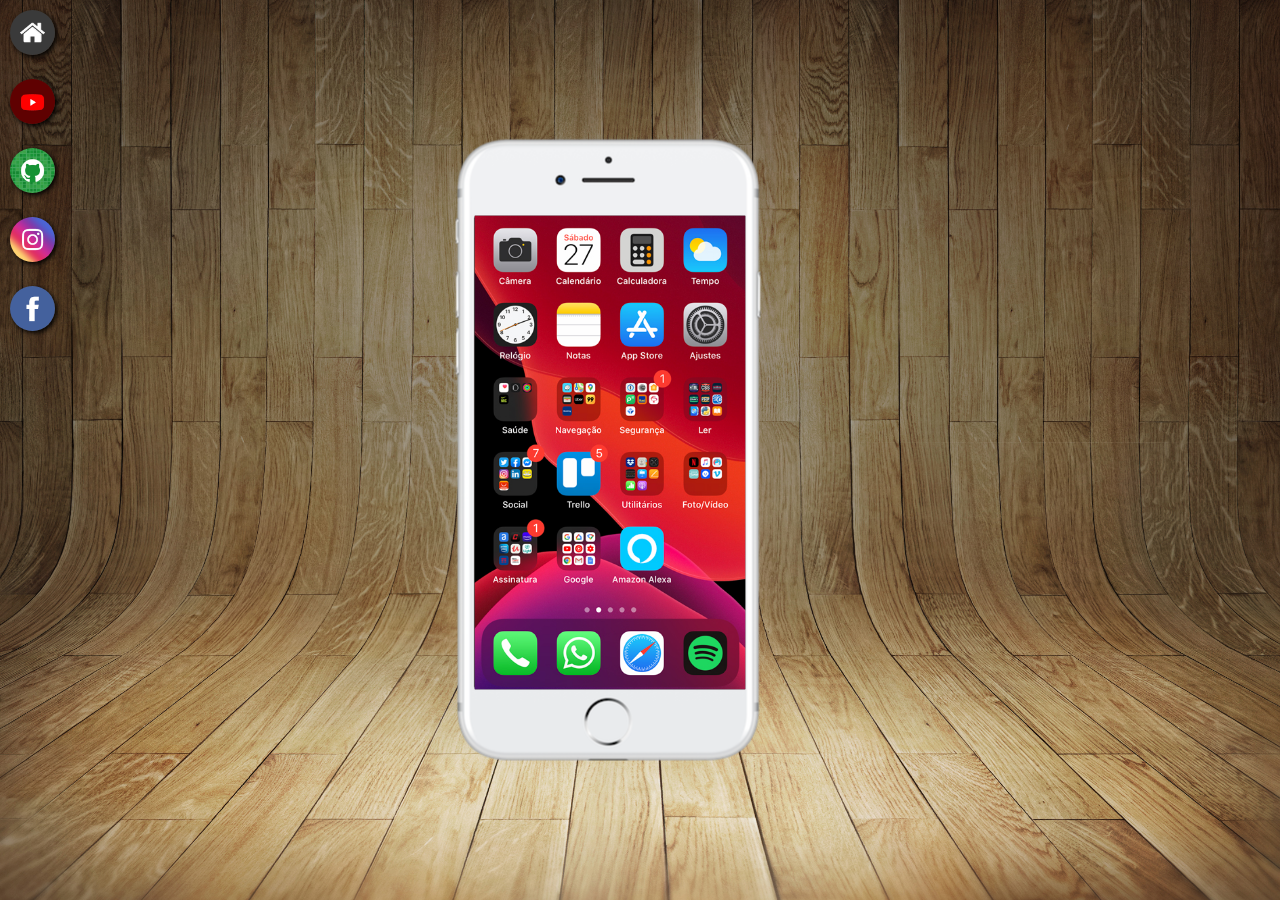
<file: index.html>
<!DOCTYPE html>
<html lang="pt-br">
<head>
    <meta charset="UTF-8">
    <meta name="viewport" content="width=device-width, initial-scale=1.0">
    <link rel="shortcut icon" href="favicon.ico" type="image/x-icon">
    <link rel="stylesheet" href="style.css">
    
    <title>Projeto Redes Socias</title>
</head>
<body>
    <main>
        <section id="telefone">

            <iframe src="home.html" frameborder="0" name="tela" id="tela">               
            </iframe>

        </section>
        <section id="redes">

            <a href="home.html" target="tela">
                <img src="imagens/logo-home.jpg" alt="home"><br>
            </a>

            <a href="youtube.html" target="tela">
                <img src="imagens/logo-youtube.jpg" alt="youtube"><br>
            </a>

            <a href="github.html" target="tela">
                <img src="imagens/logo-github.jpg" alt="github"><br>
            </a>

            <a href="instagram.html" target="tela">
                <img src="imagens/logo-instagram.jpg" alt="instagram"><br>
            </a>

            <a href="facebook.html" target="tela">
                <img src="imagens/logo-facebook.jpg" alt="facebook"><br>
            </a>

        </section>
    </main>
     
    
</body>
</html>
</file>
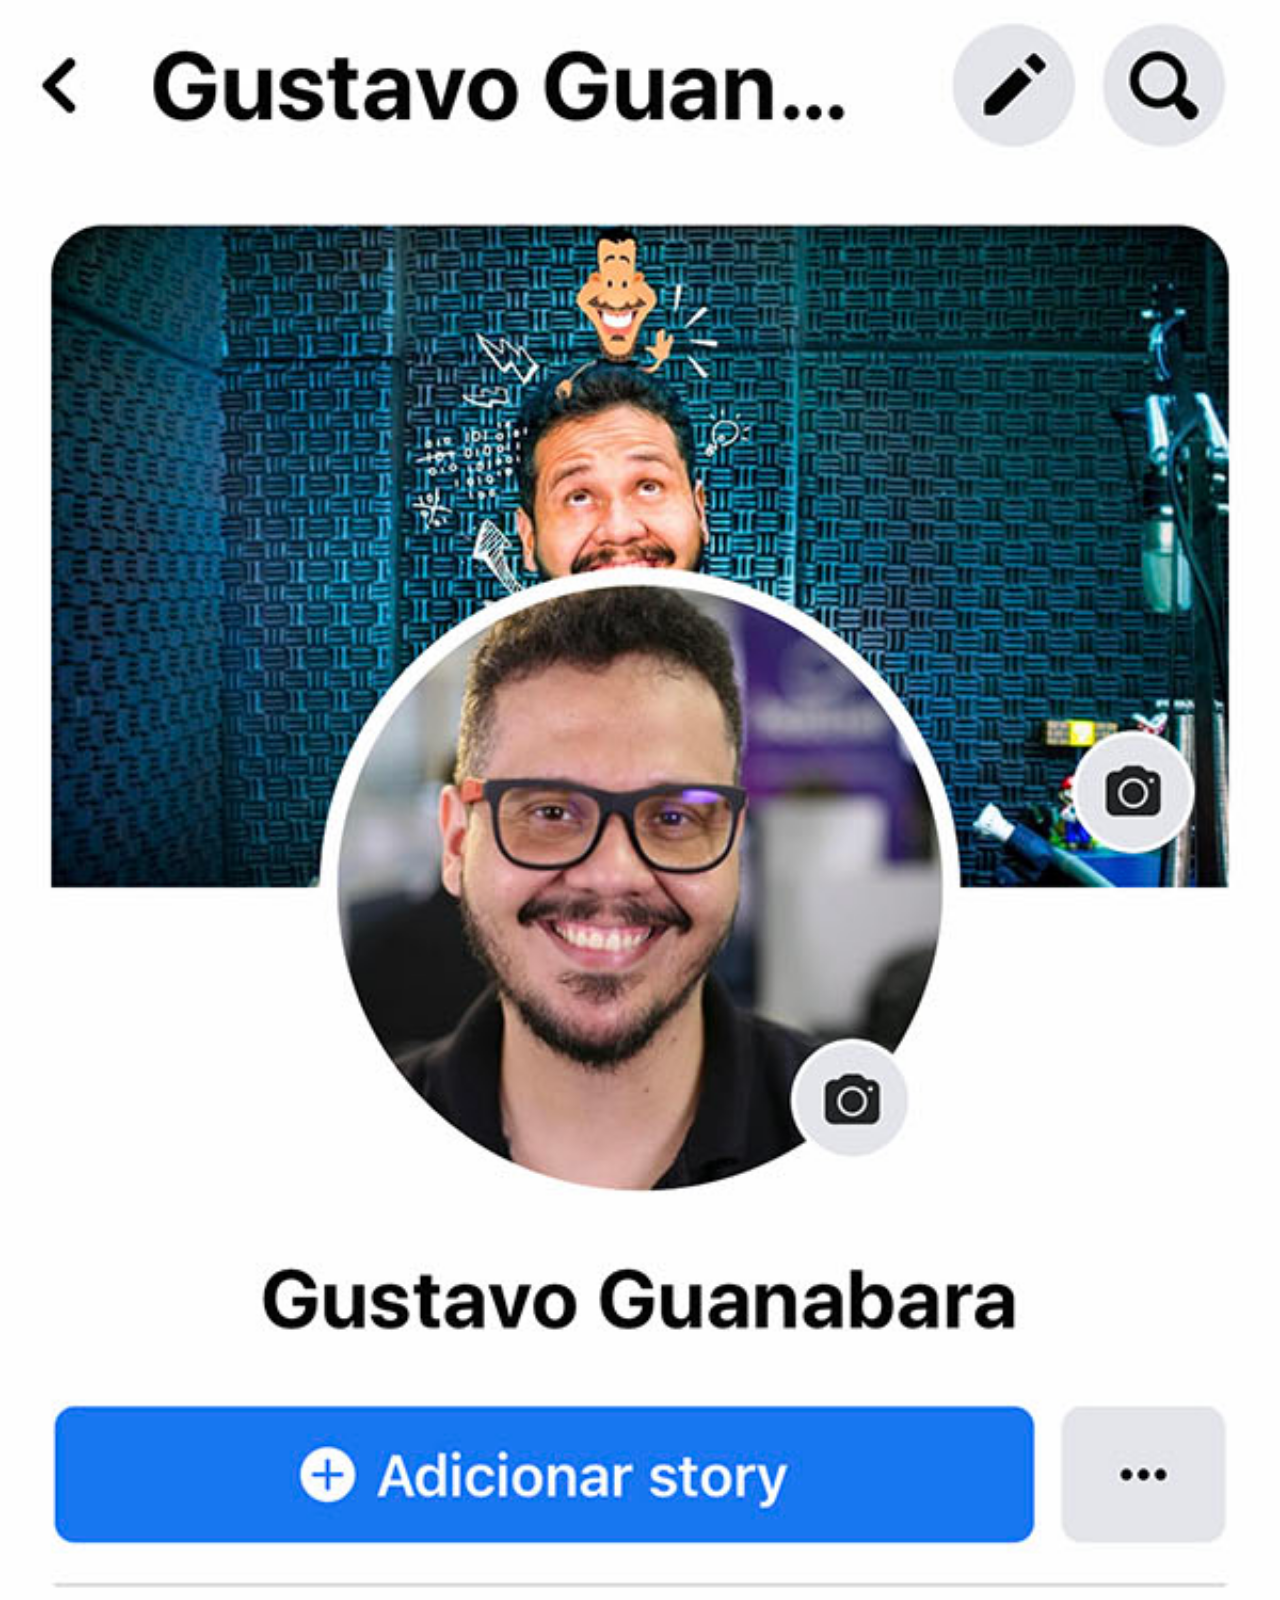
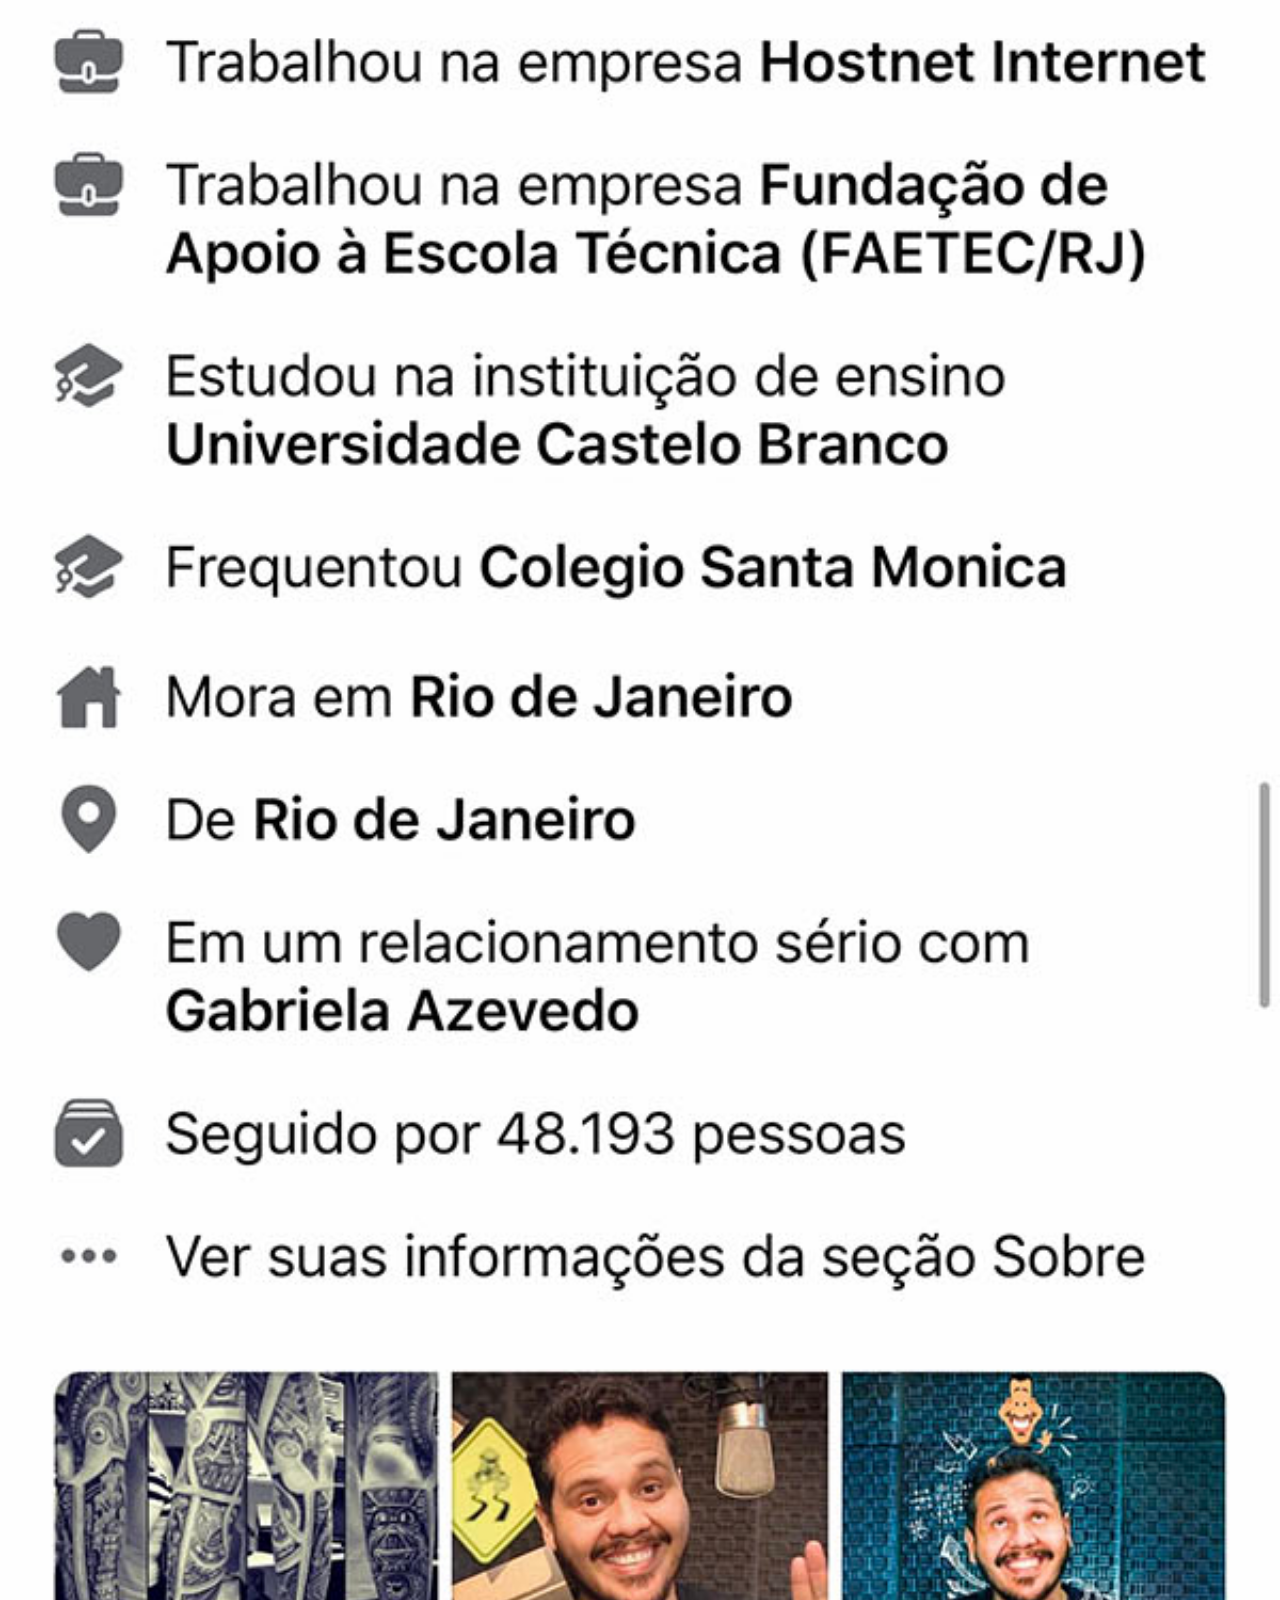
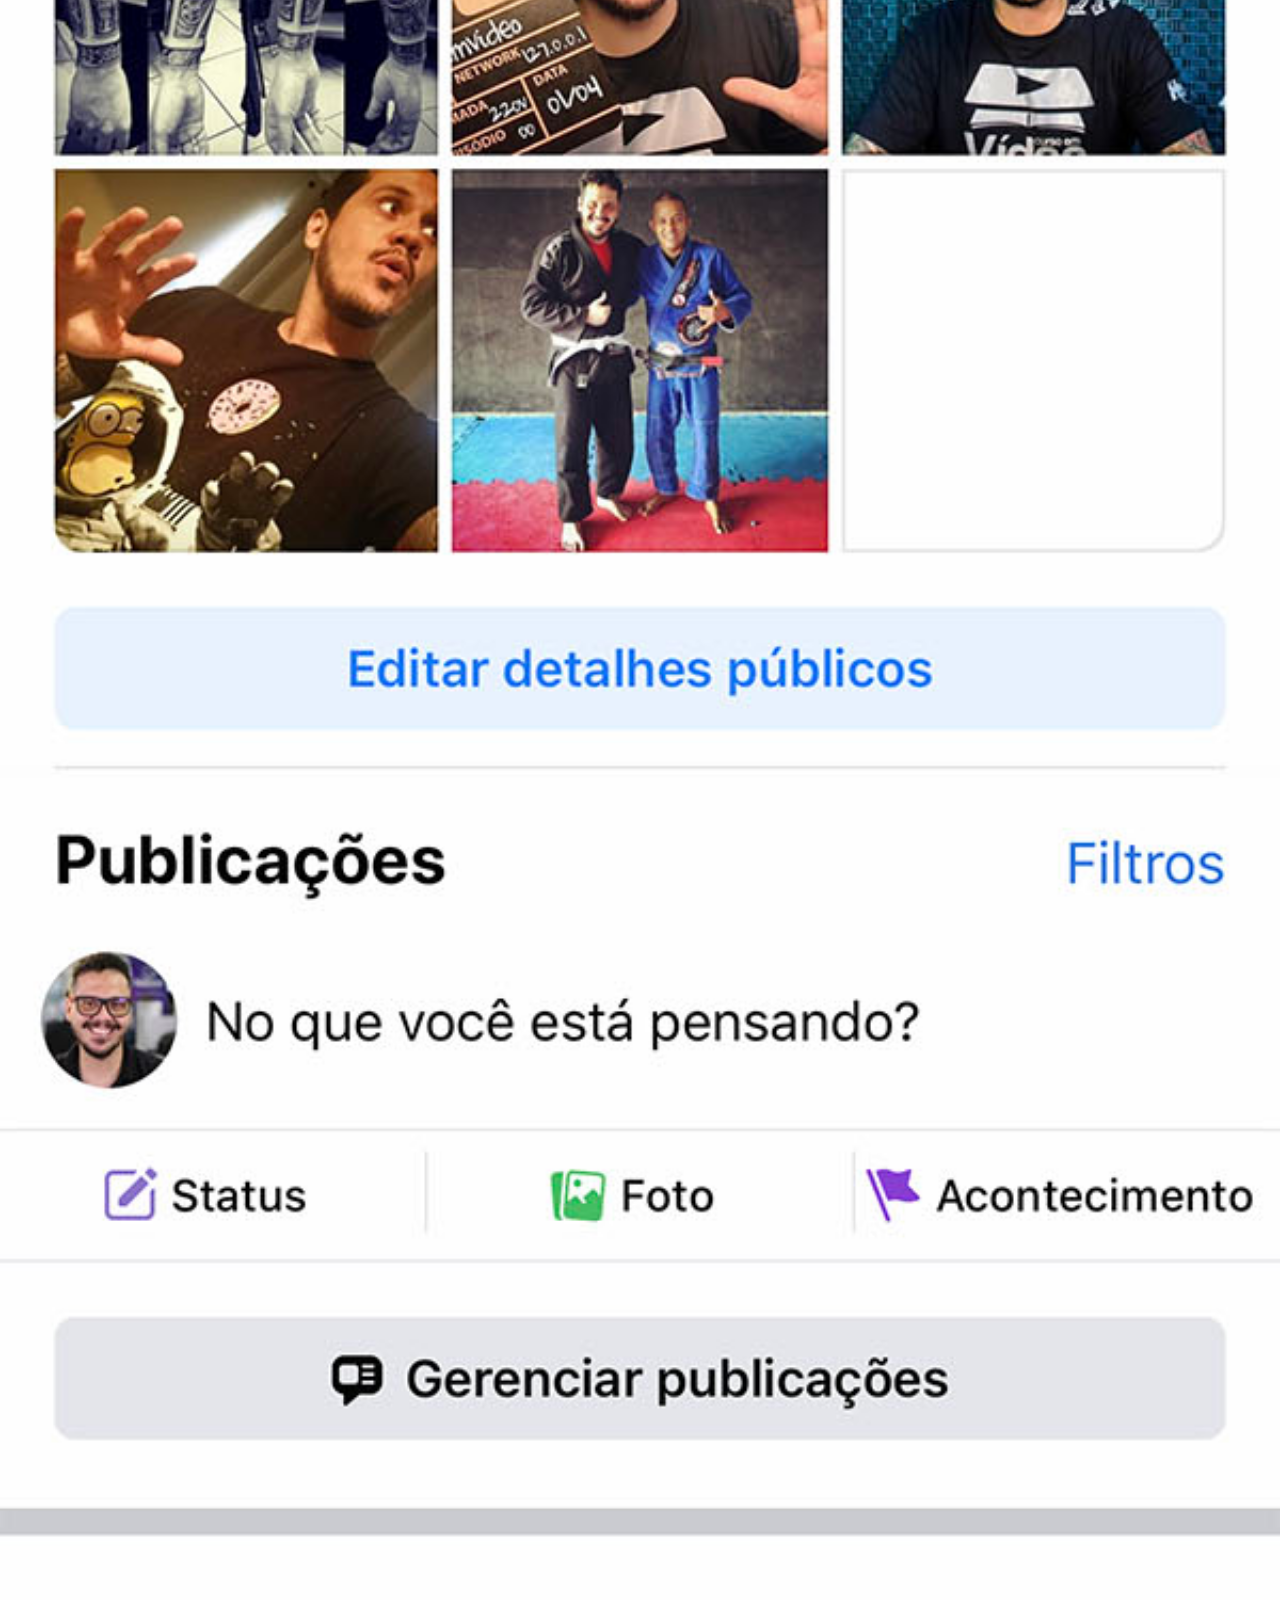
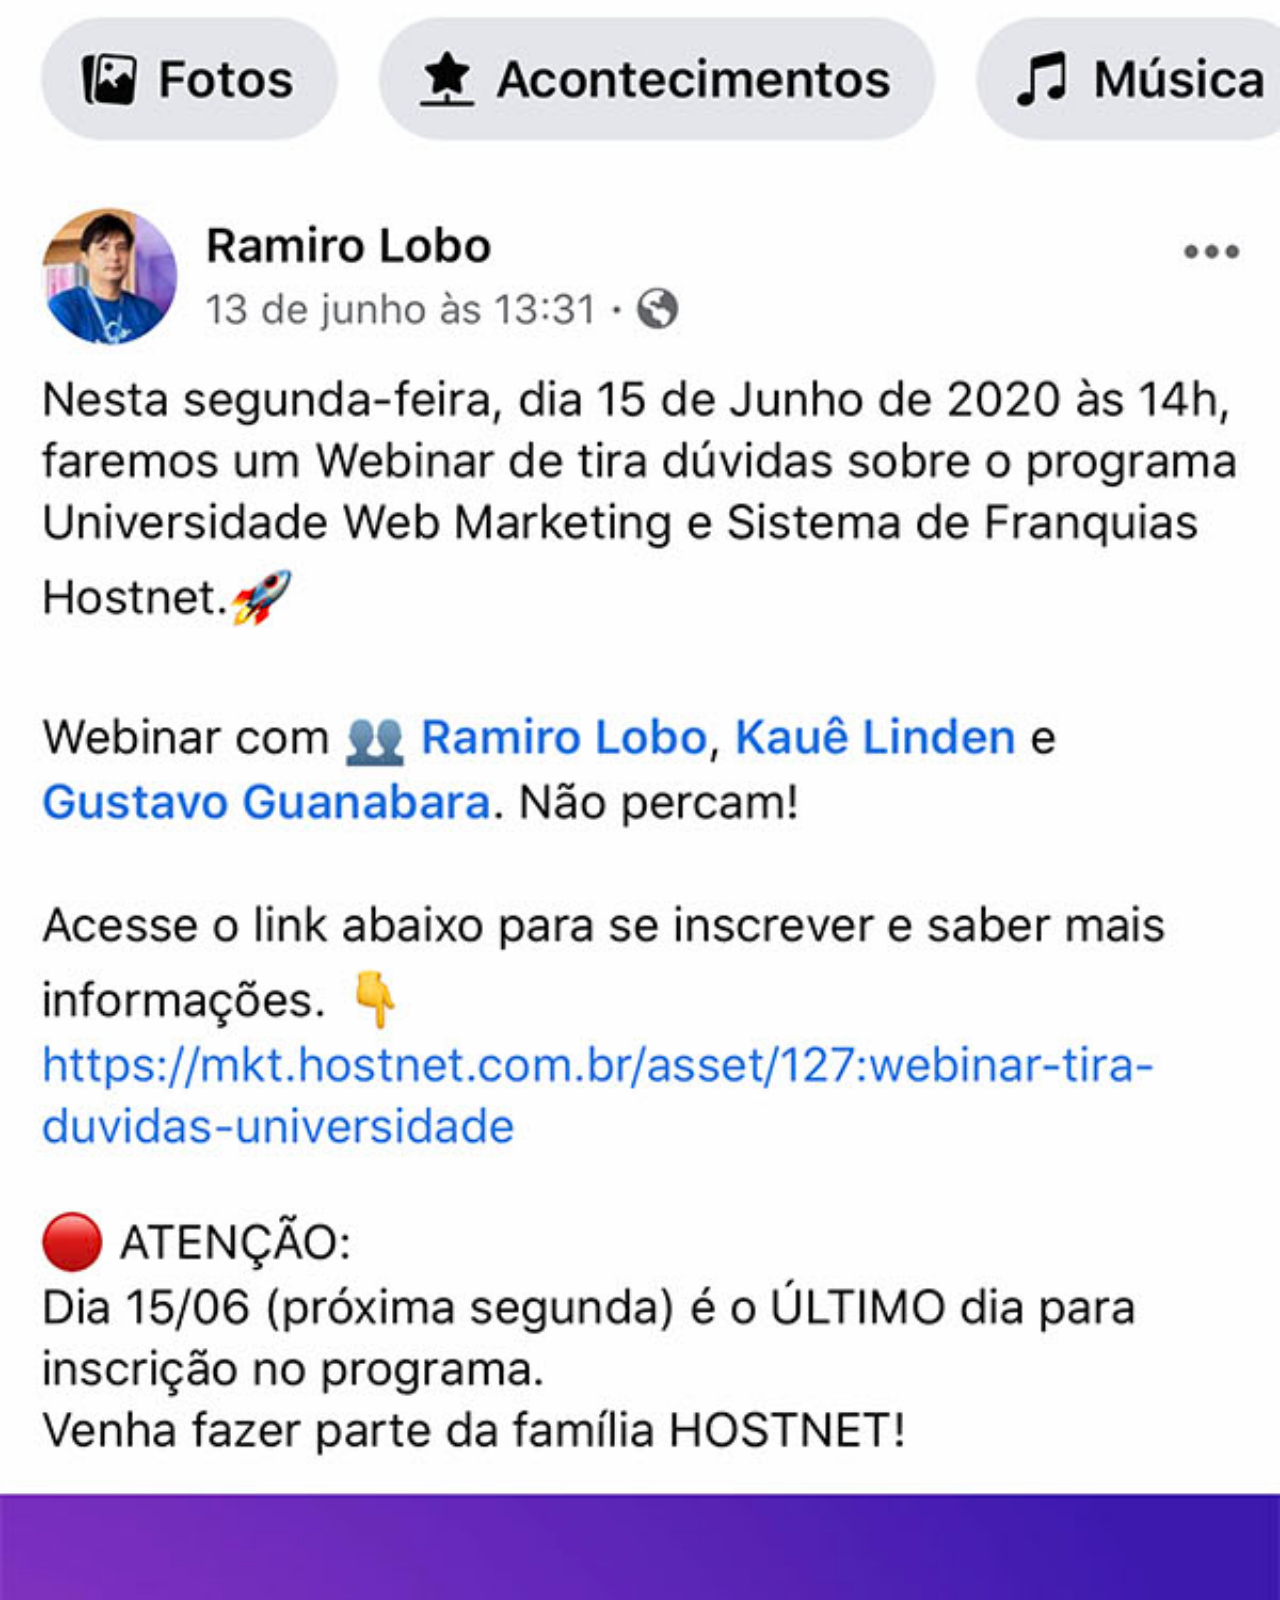
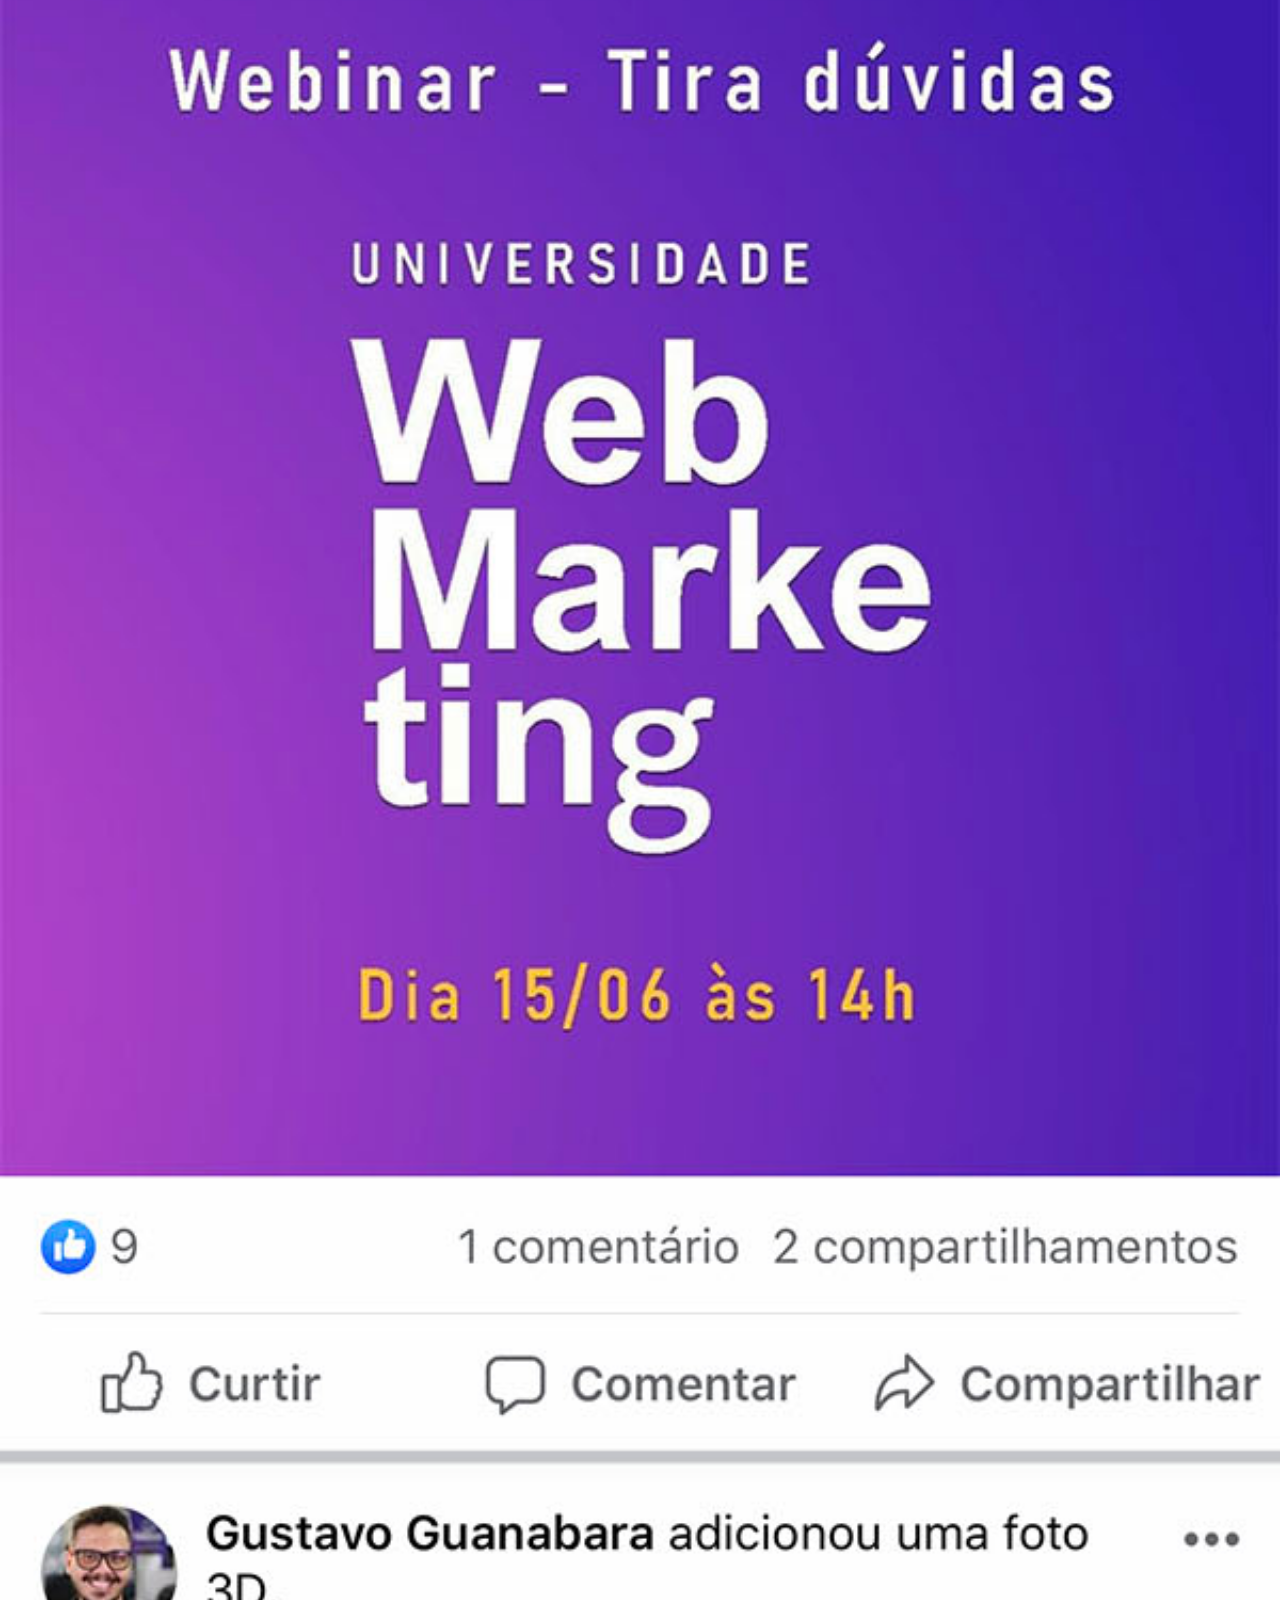
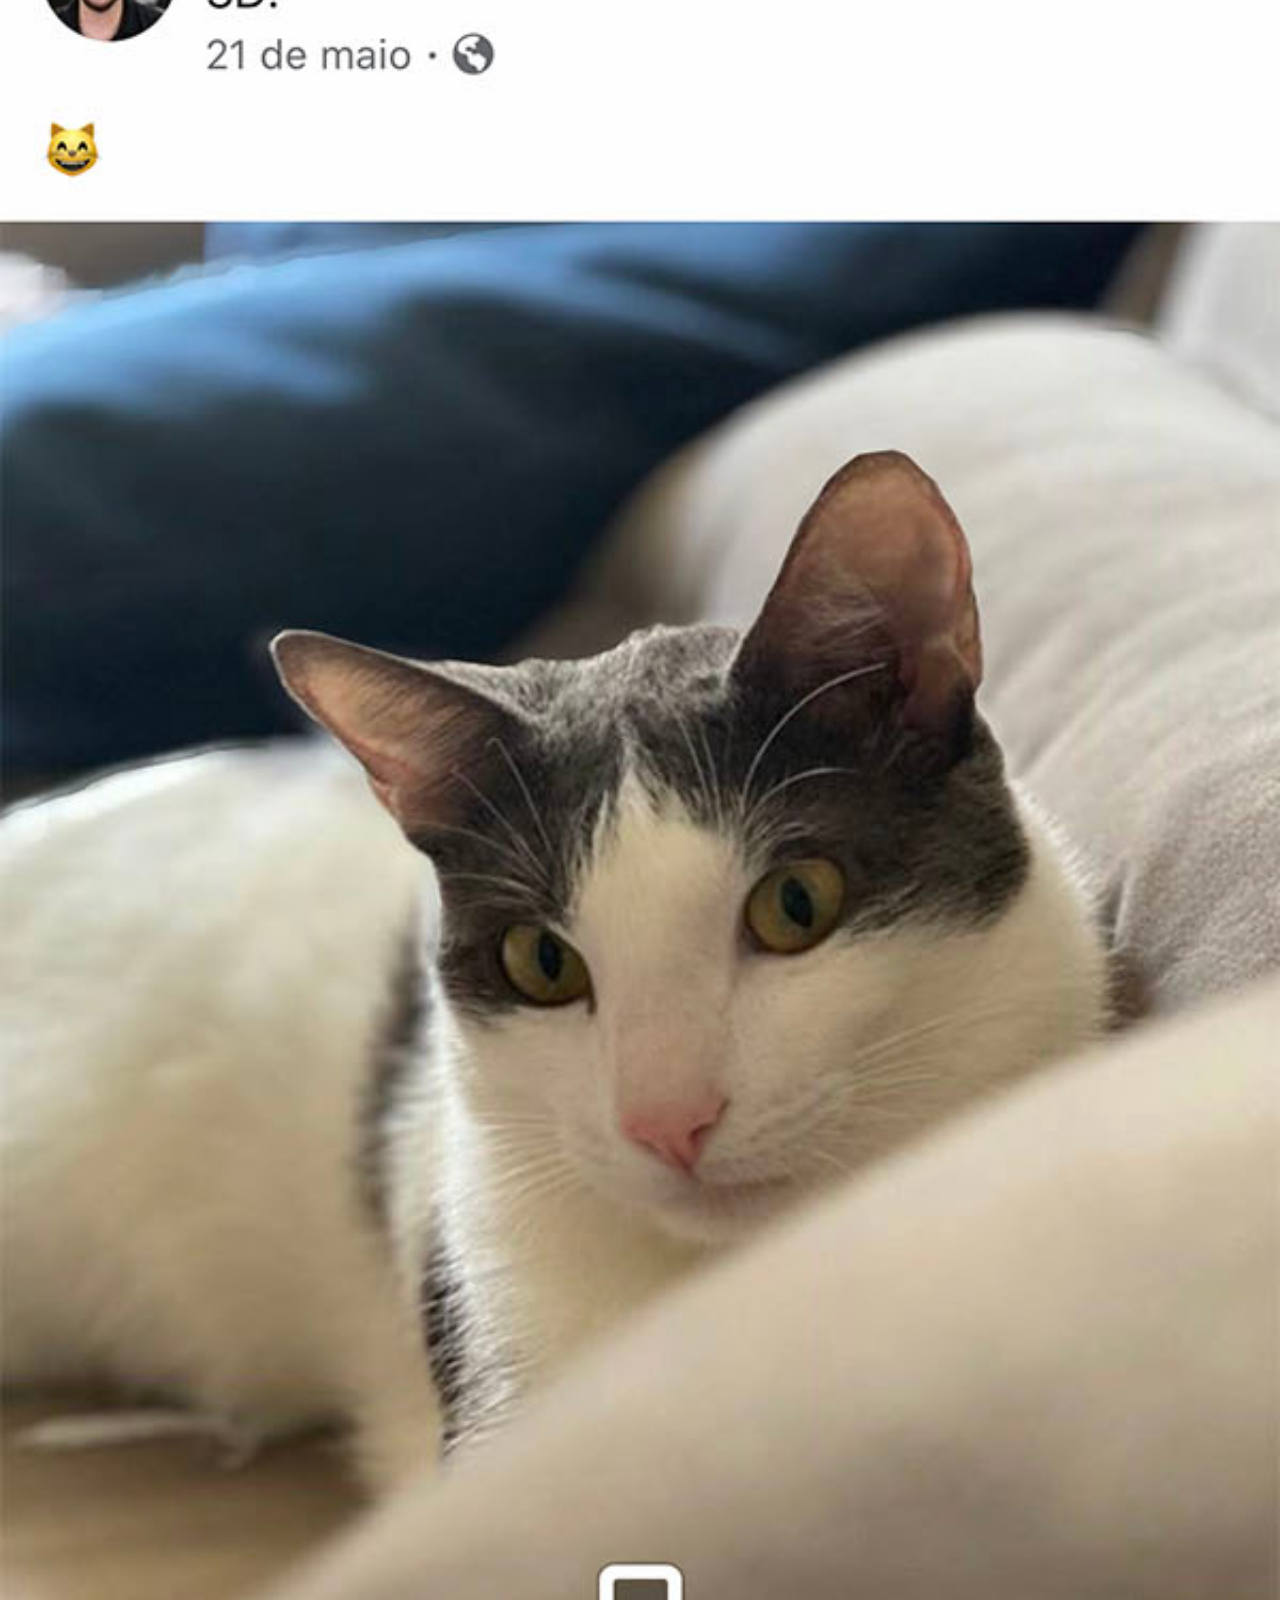
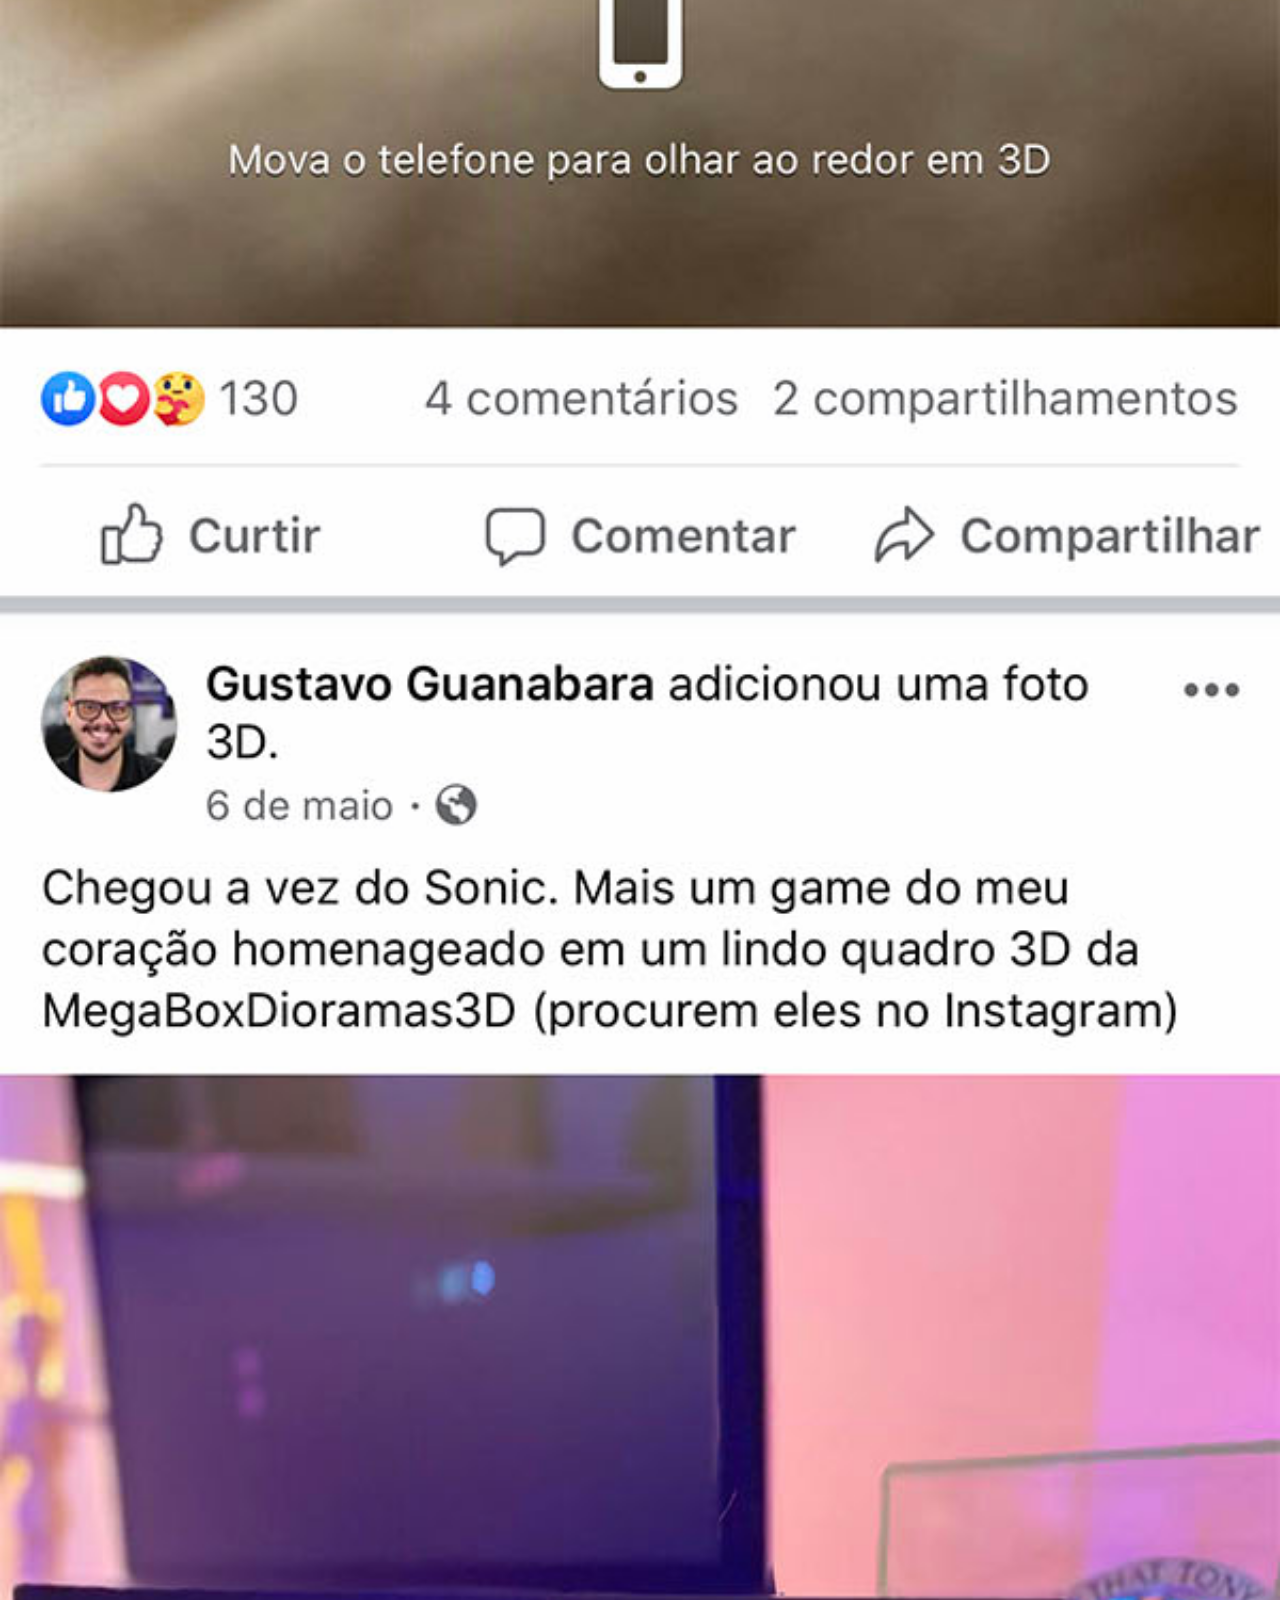
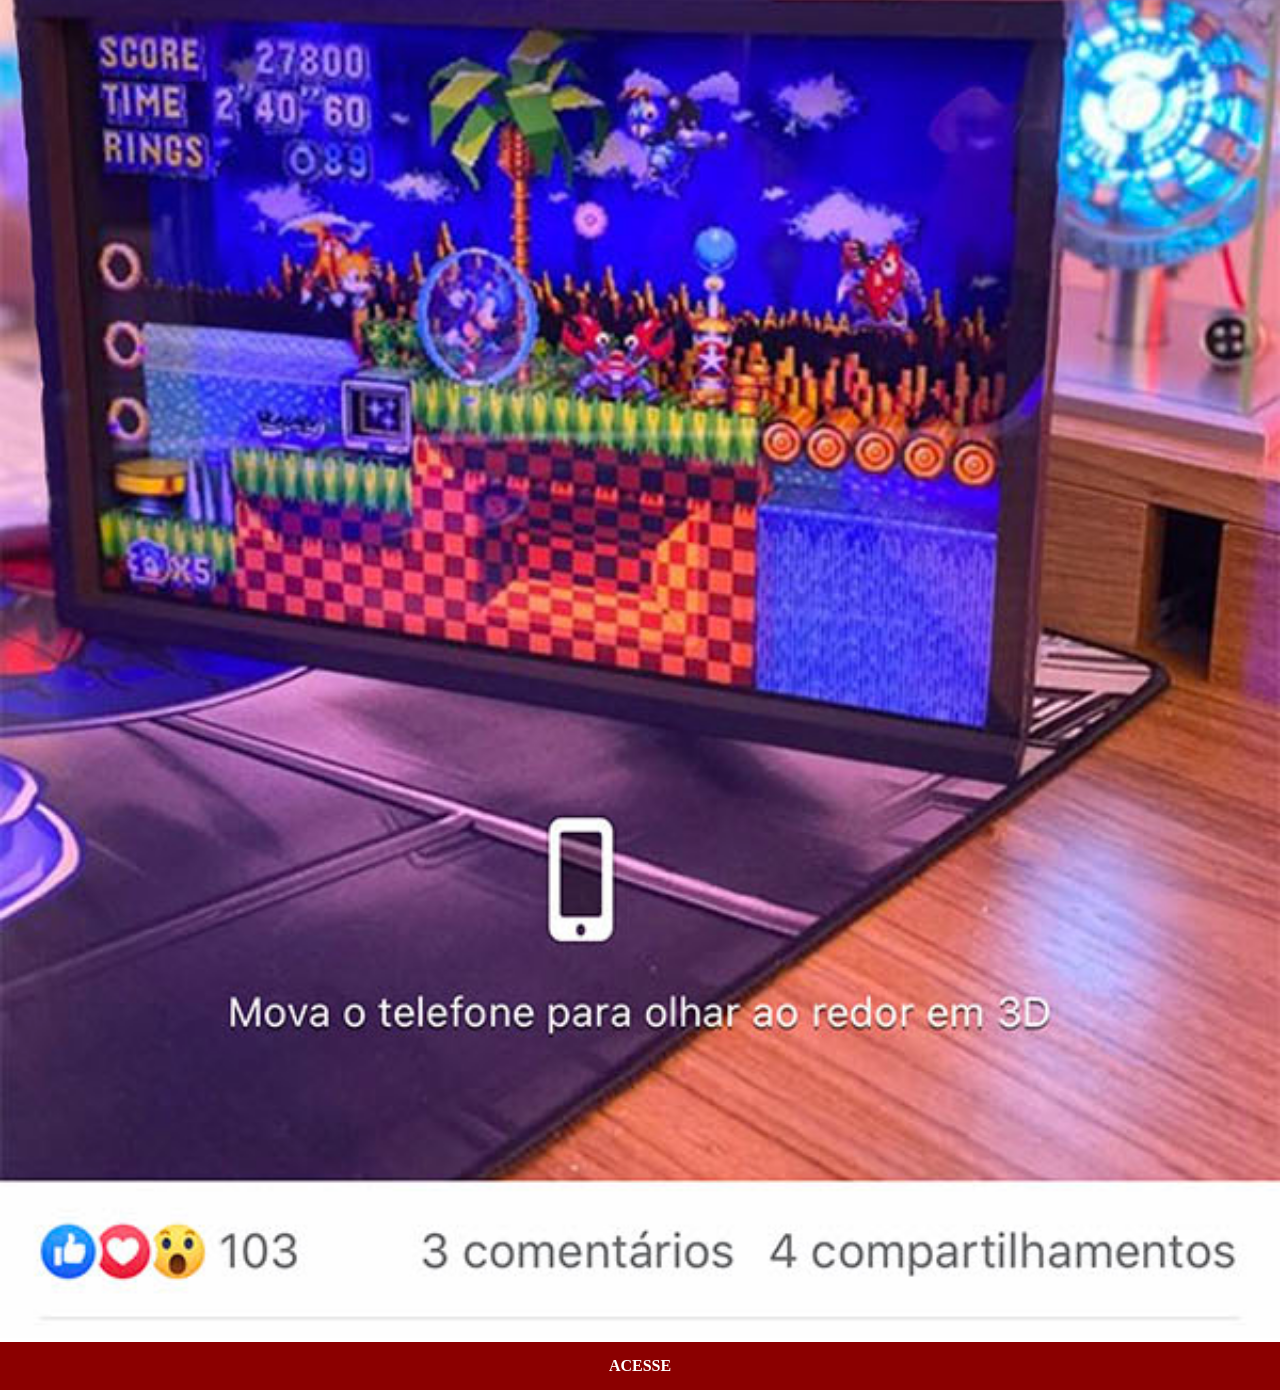
<file: facebook.html>
<!DOCTYPE html>
<html lang="pt-br">
<head>
    <meta charset="UTF-8">
    <meta name="viewport" content="width=device-width, initial-scale=1.0">
    <link rel="stylesheet" href="redes.css">
    <title>facebook</title>
</head>
<body>

    <img src="imagens/tela-facebook.jpg" alt="face">
    <a href="https://www.facebook.com/luan.menezespoitevin/">ACESSE</a>
    
</body>
</html>
</file>
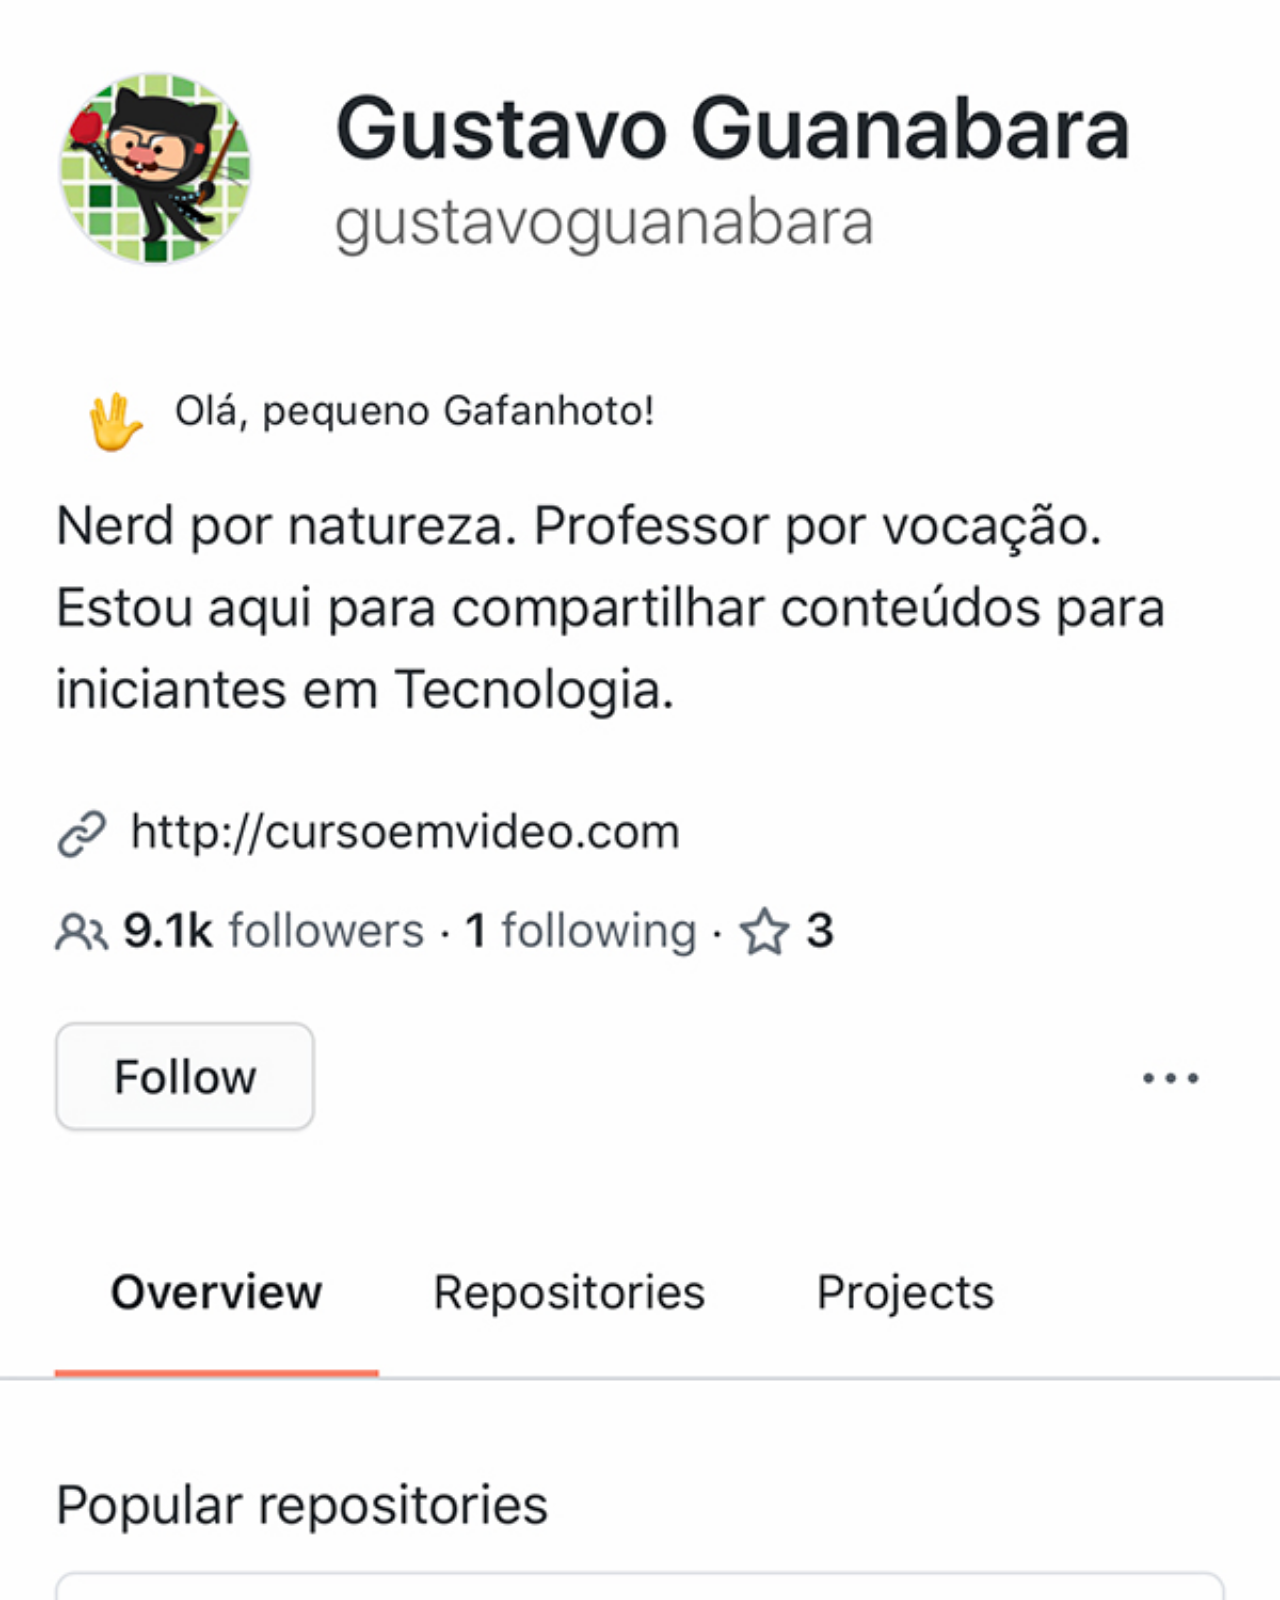
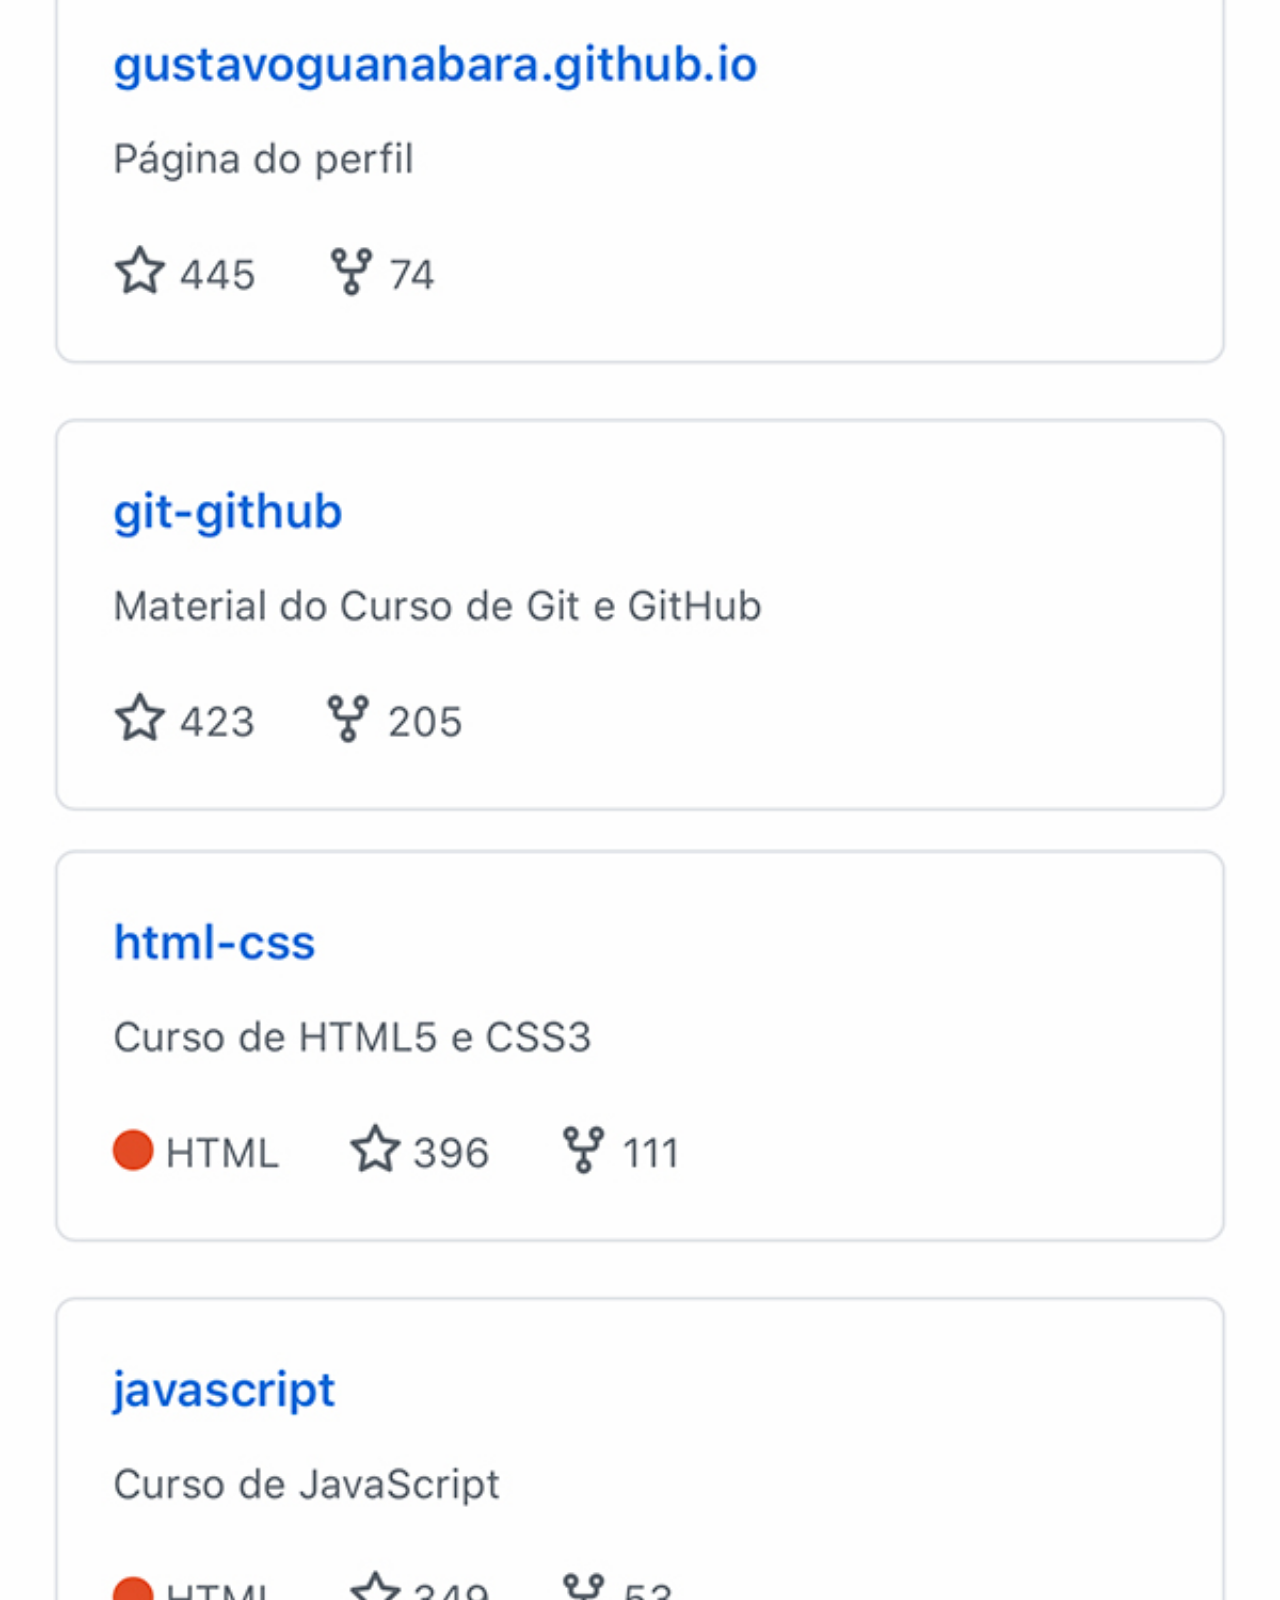
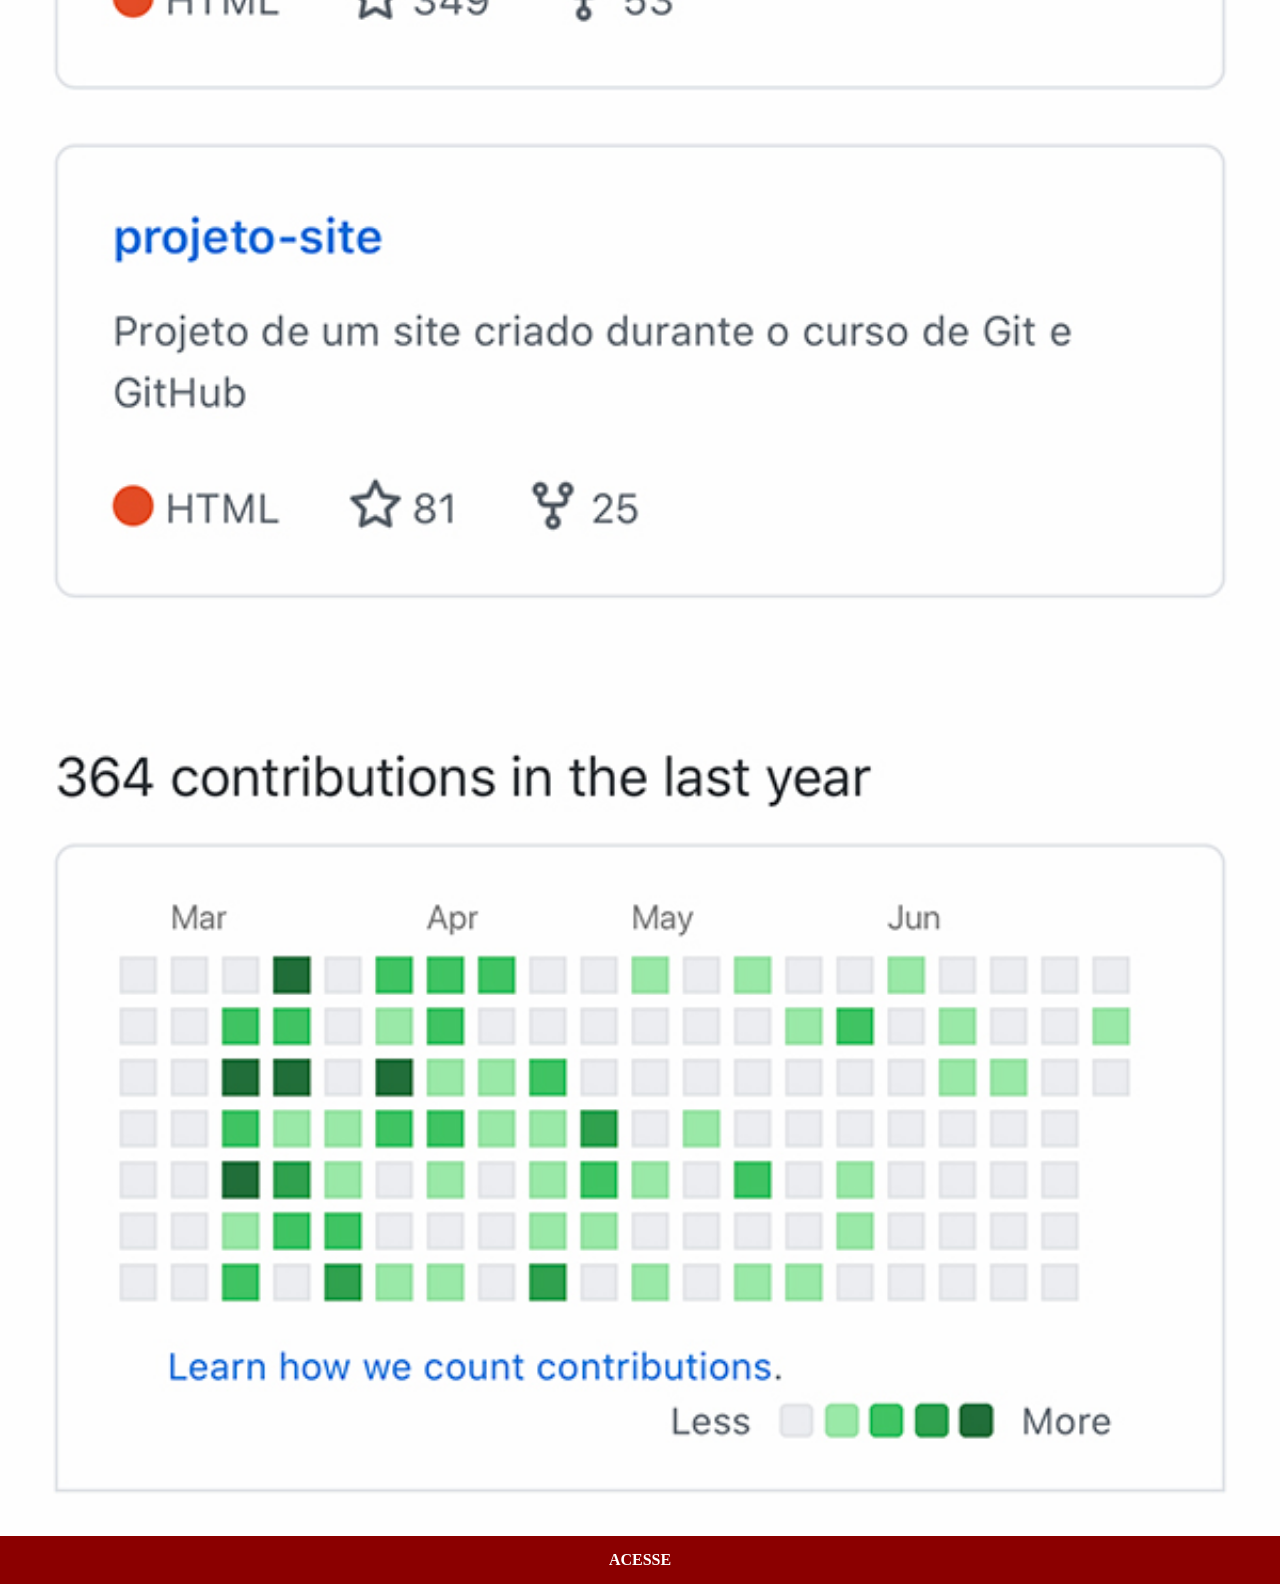
<file: github.html>
<!DOCTYPE html>
<html lang="pt-br">
<head>
    <meta charset="UTF-8">
    <meta name="viewport" content="width=device-width, initial-scale=1.0">
    <link rel="stylesheet" href="redes.css">
    <title>github</title>
</head>
<body>

    <img src="imagens/tela-github.jpg" alt="github">
    <a href="https://github.com/luanpoitevin" target="_blank">ACESSE</a>
    
</body>
</html>
</file>
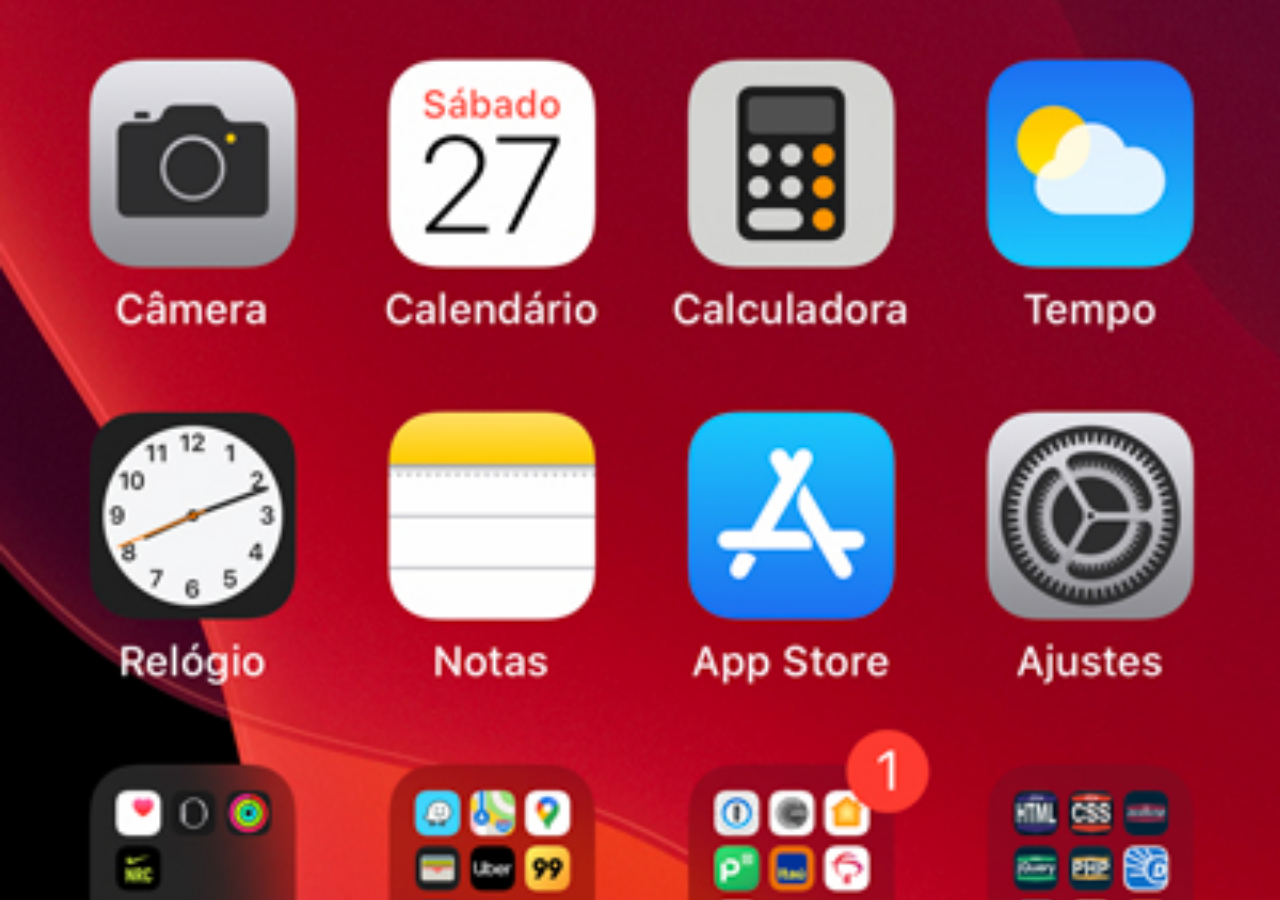
<file: home.html>
<!DOCTYPE html>
<html lang="pt-br">
<head>
    <meta charset="UTF-8">
    <meta name="viewport" content="width=device-width, initial-scale=1.0">
    <title>home</title>
</head>
<style>
    *{
        padding: 0px;
        margin: 0px;
    }

    body{
        width: 100vw;
        height: 100vh;
        background:black 
        url(imagens/tela-home.jpg) no-repeat top center;
        background-size: cover;
    }

    
</style>
<body>   
</body>
</html>
</file>
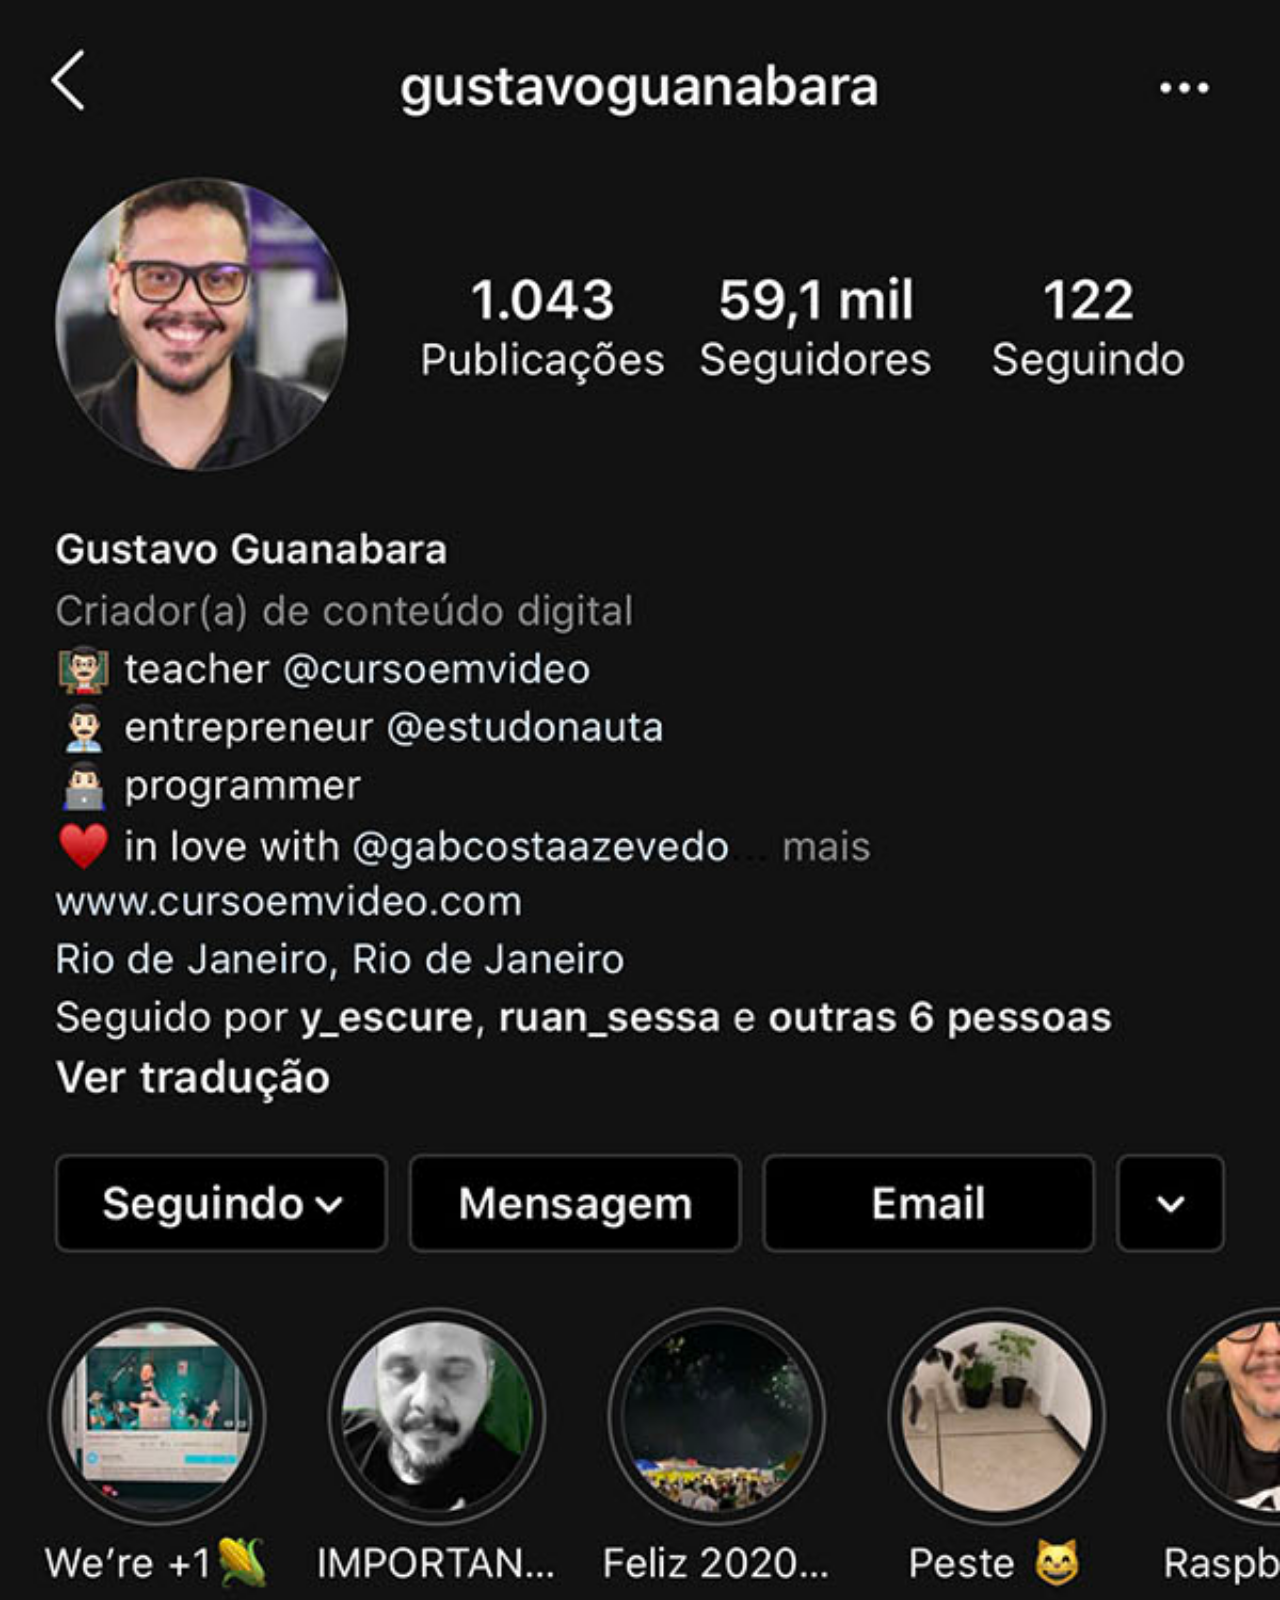
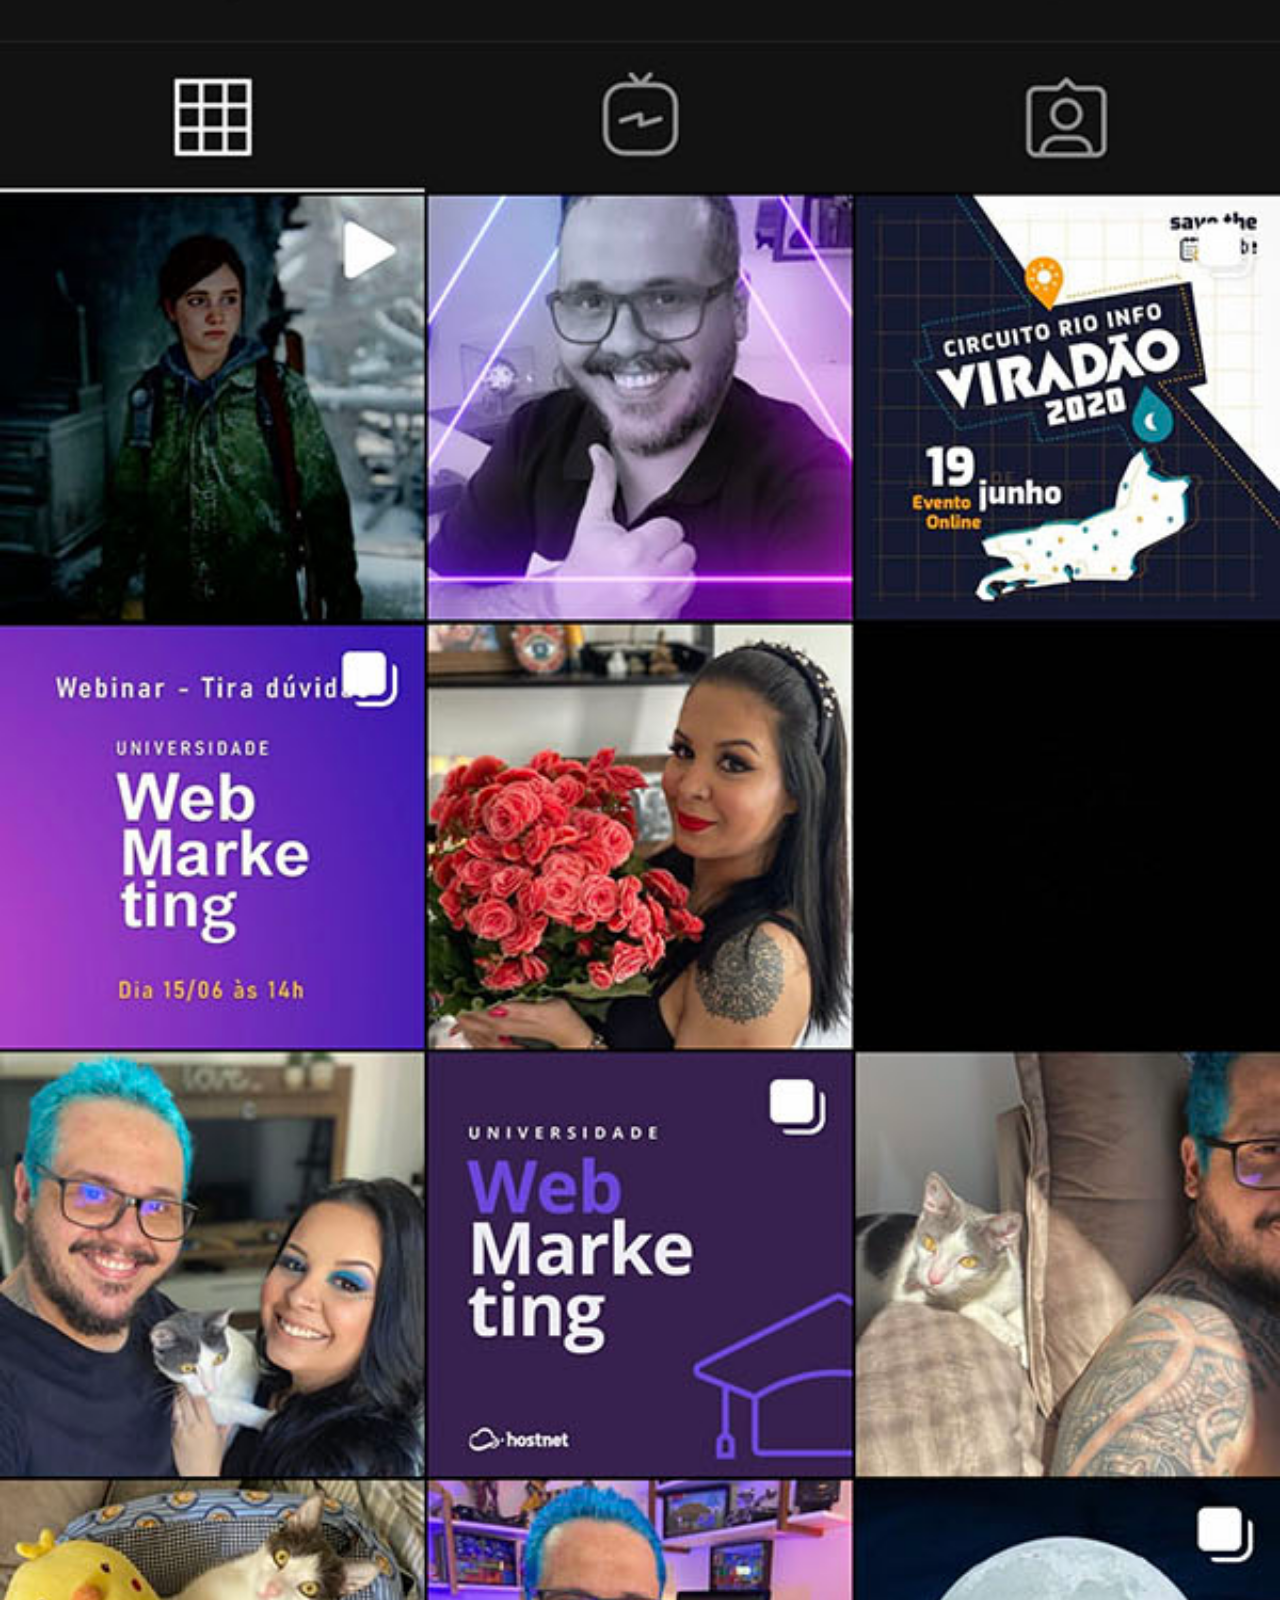
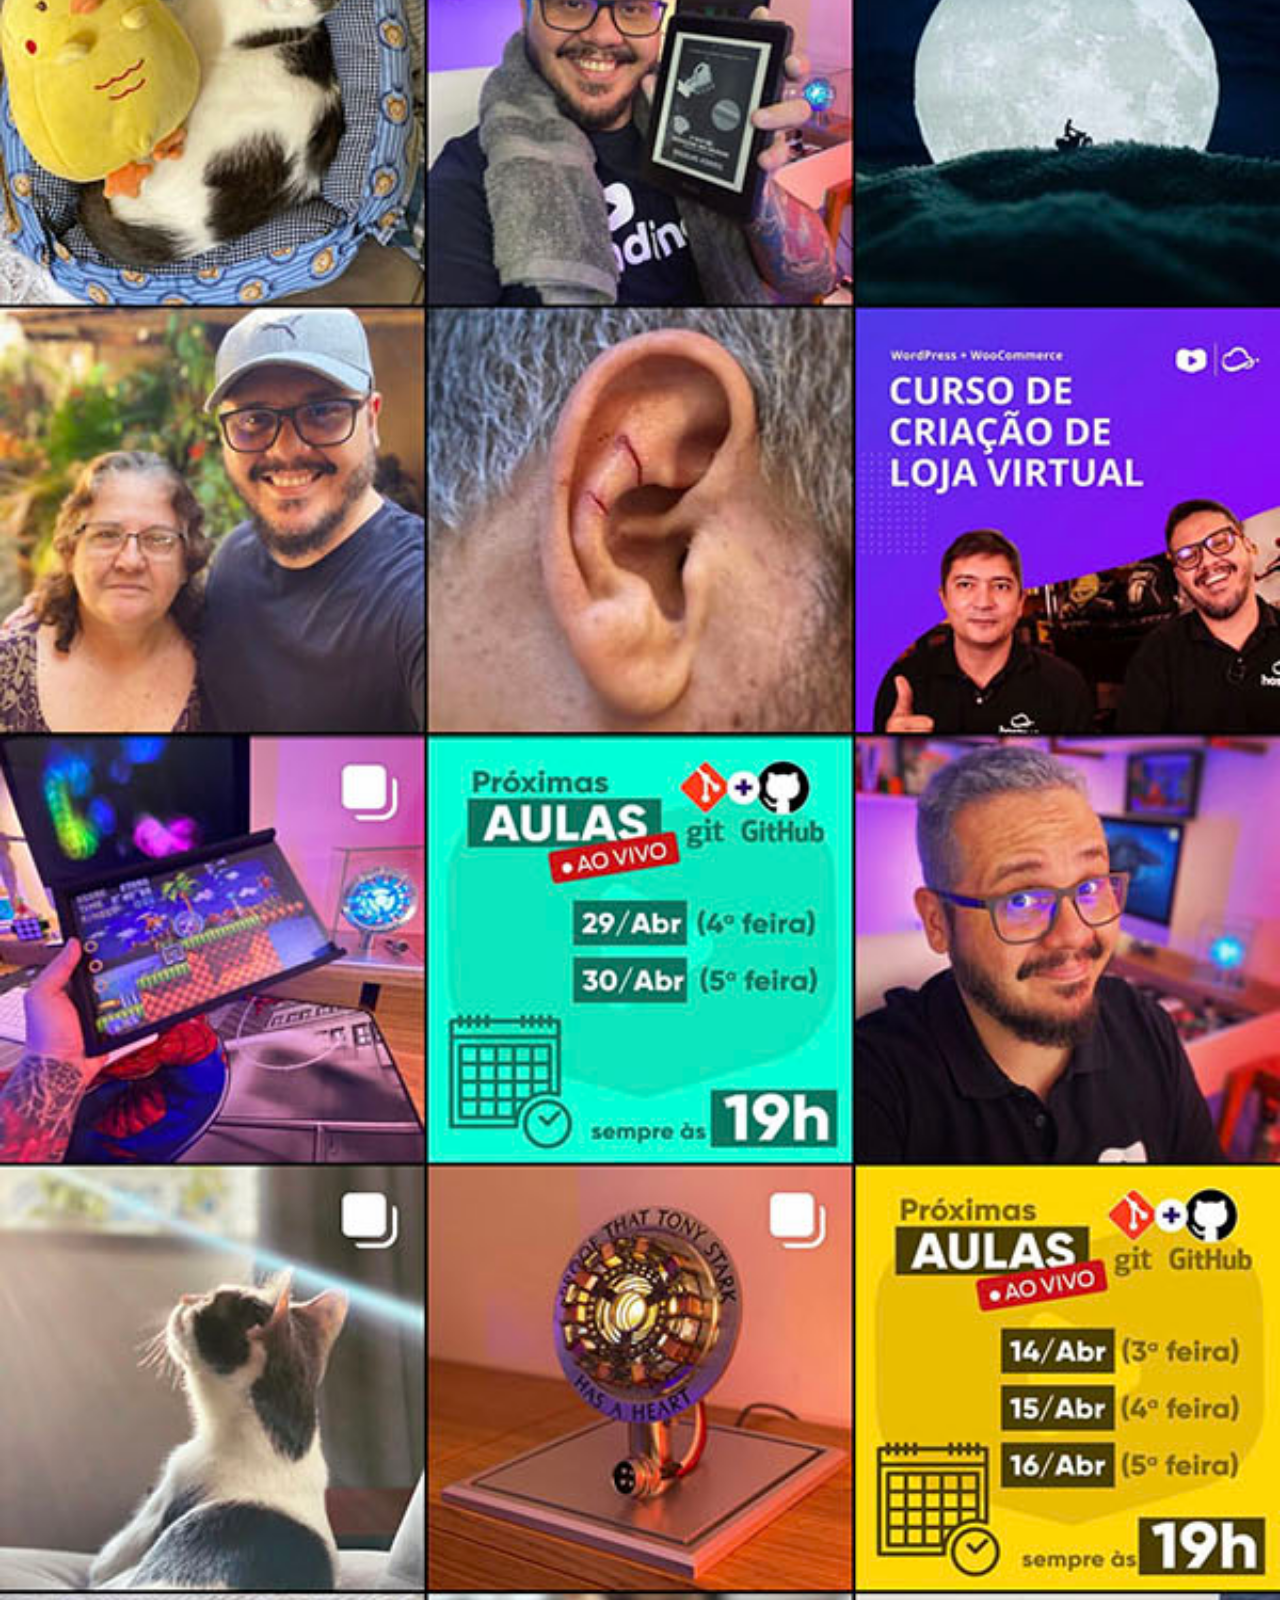
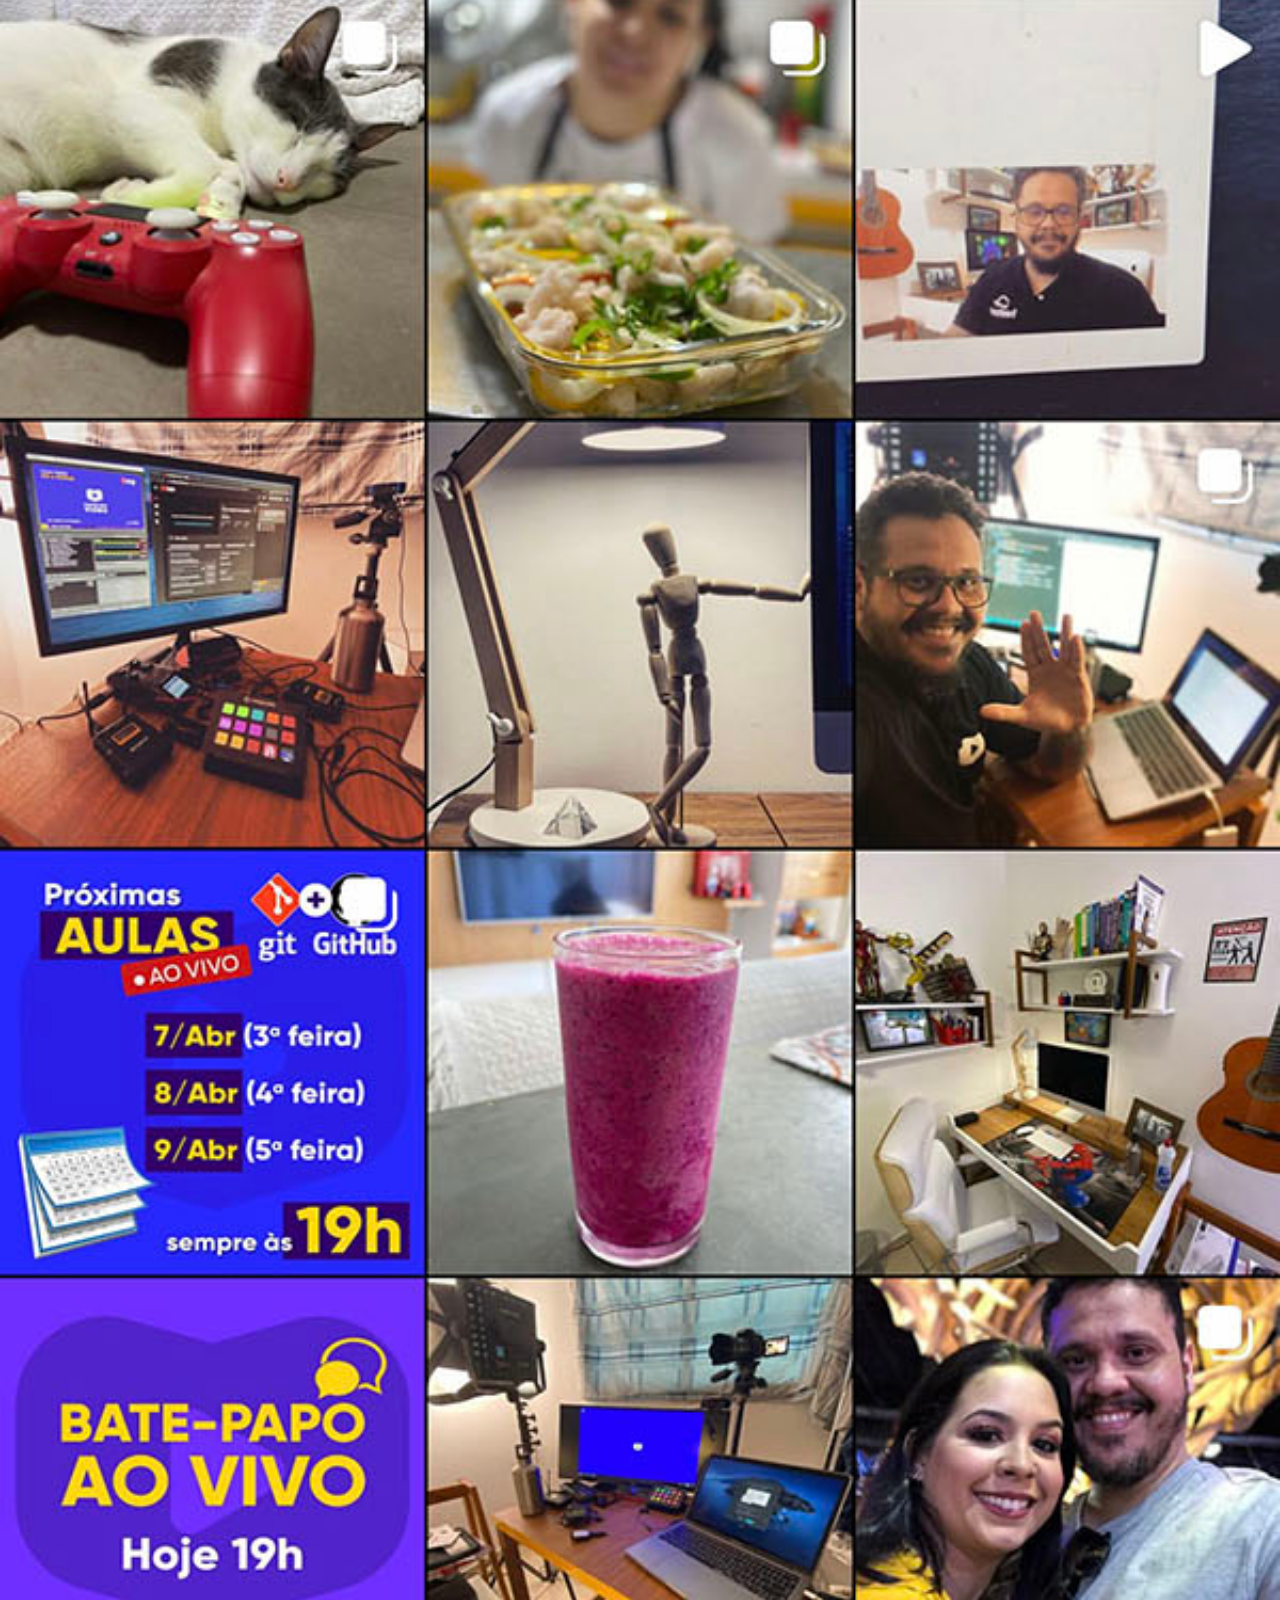
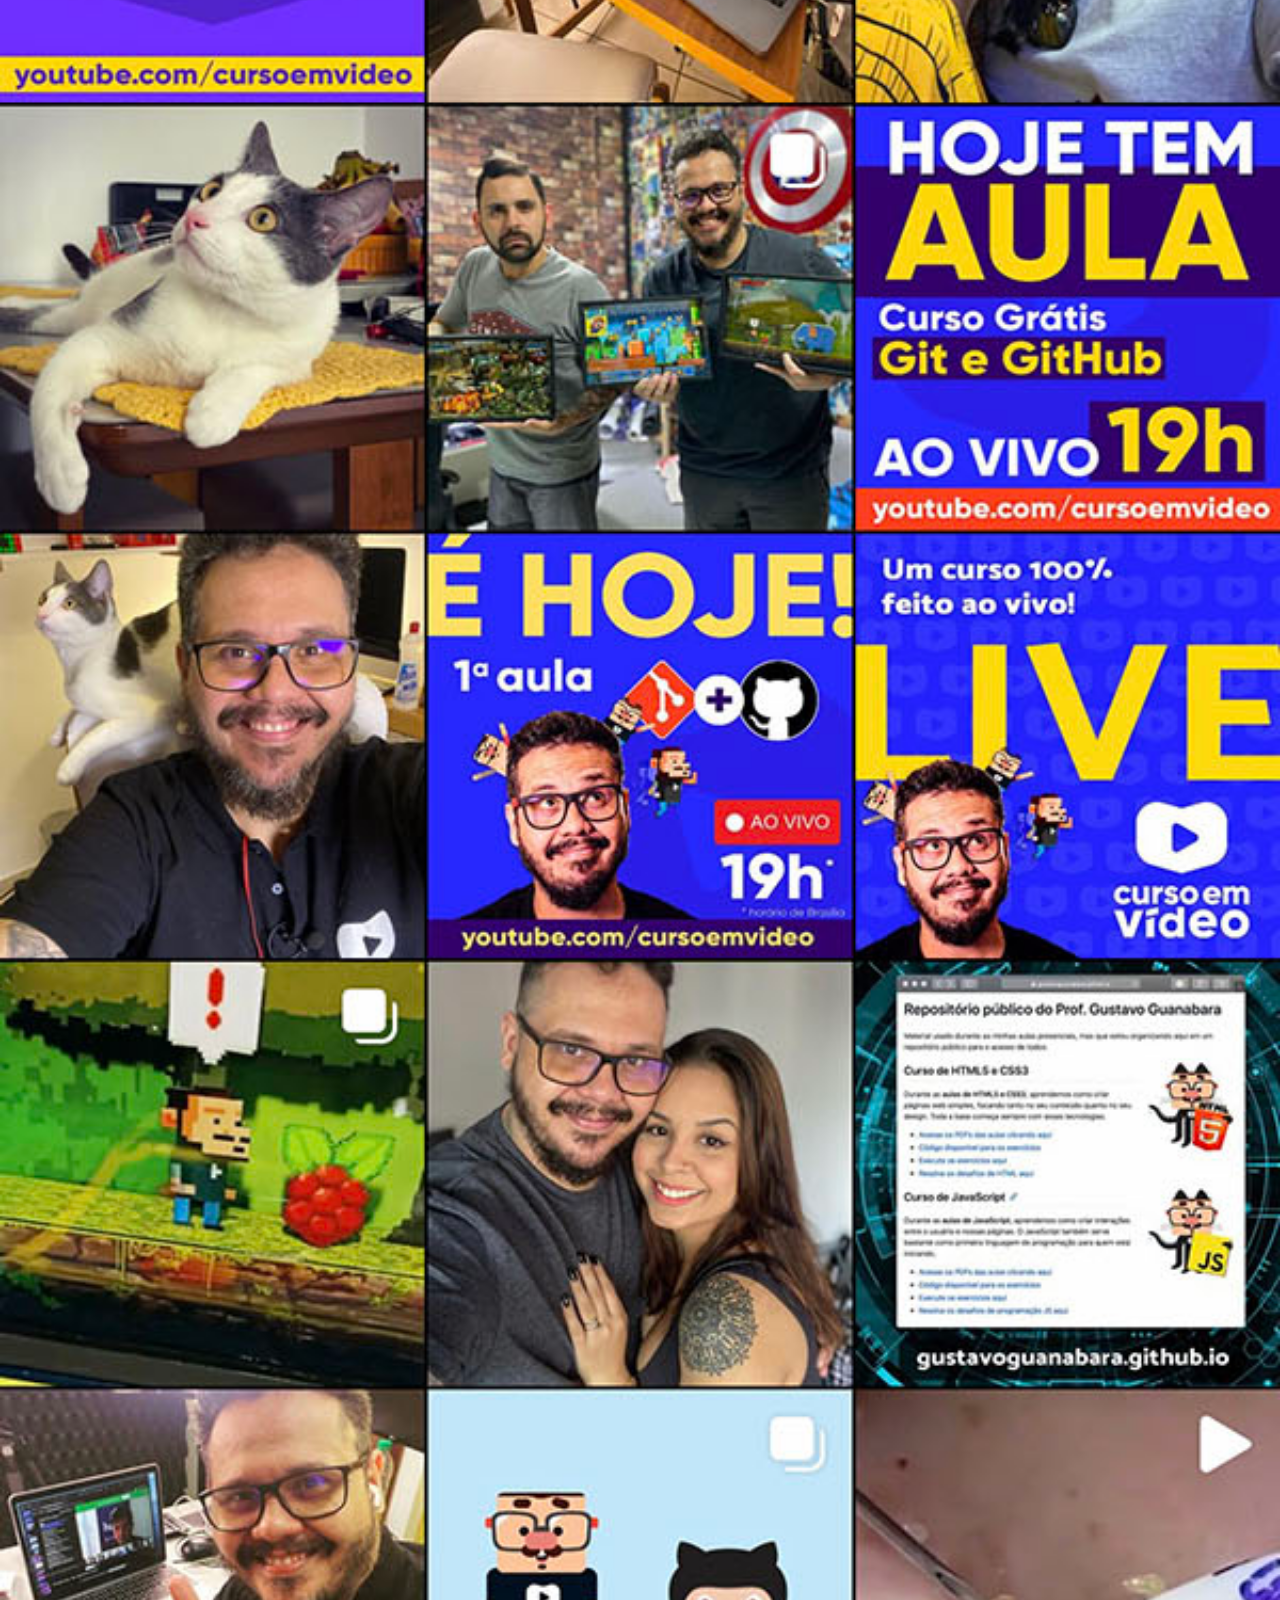
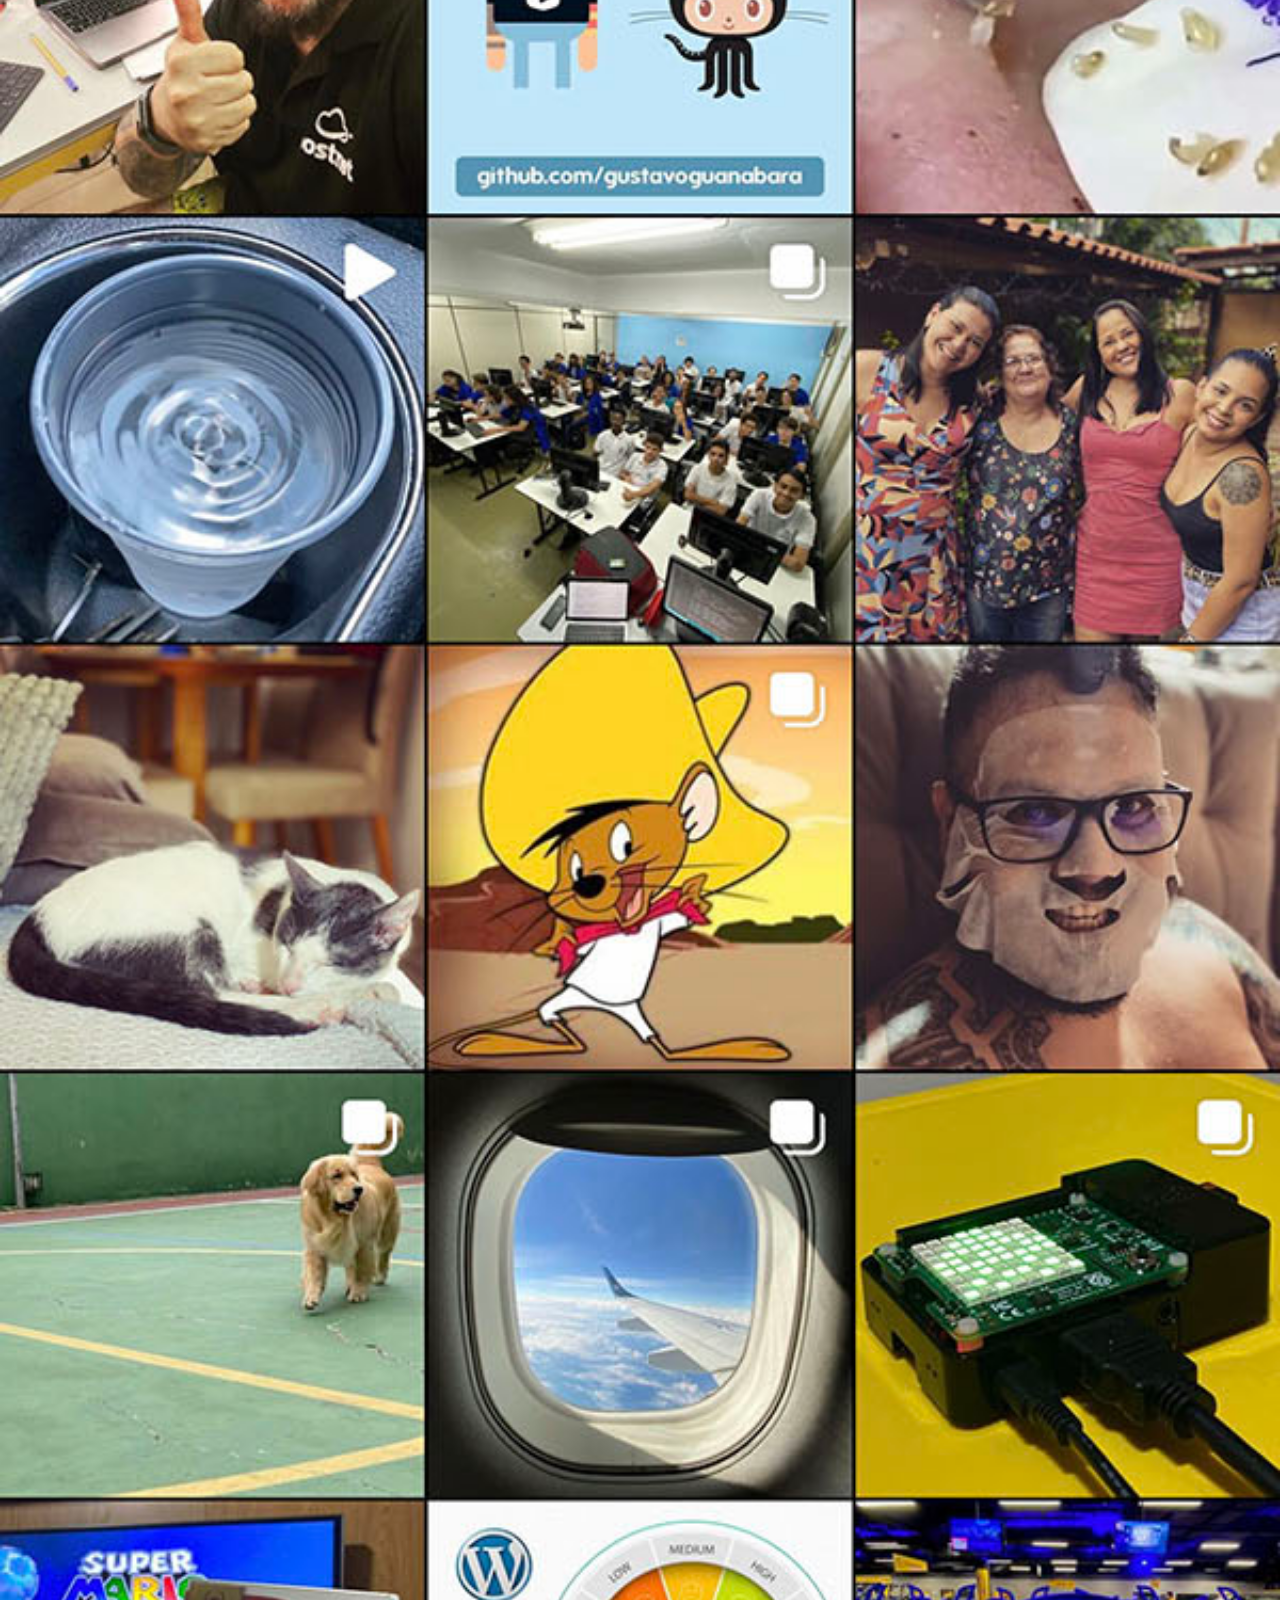
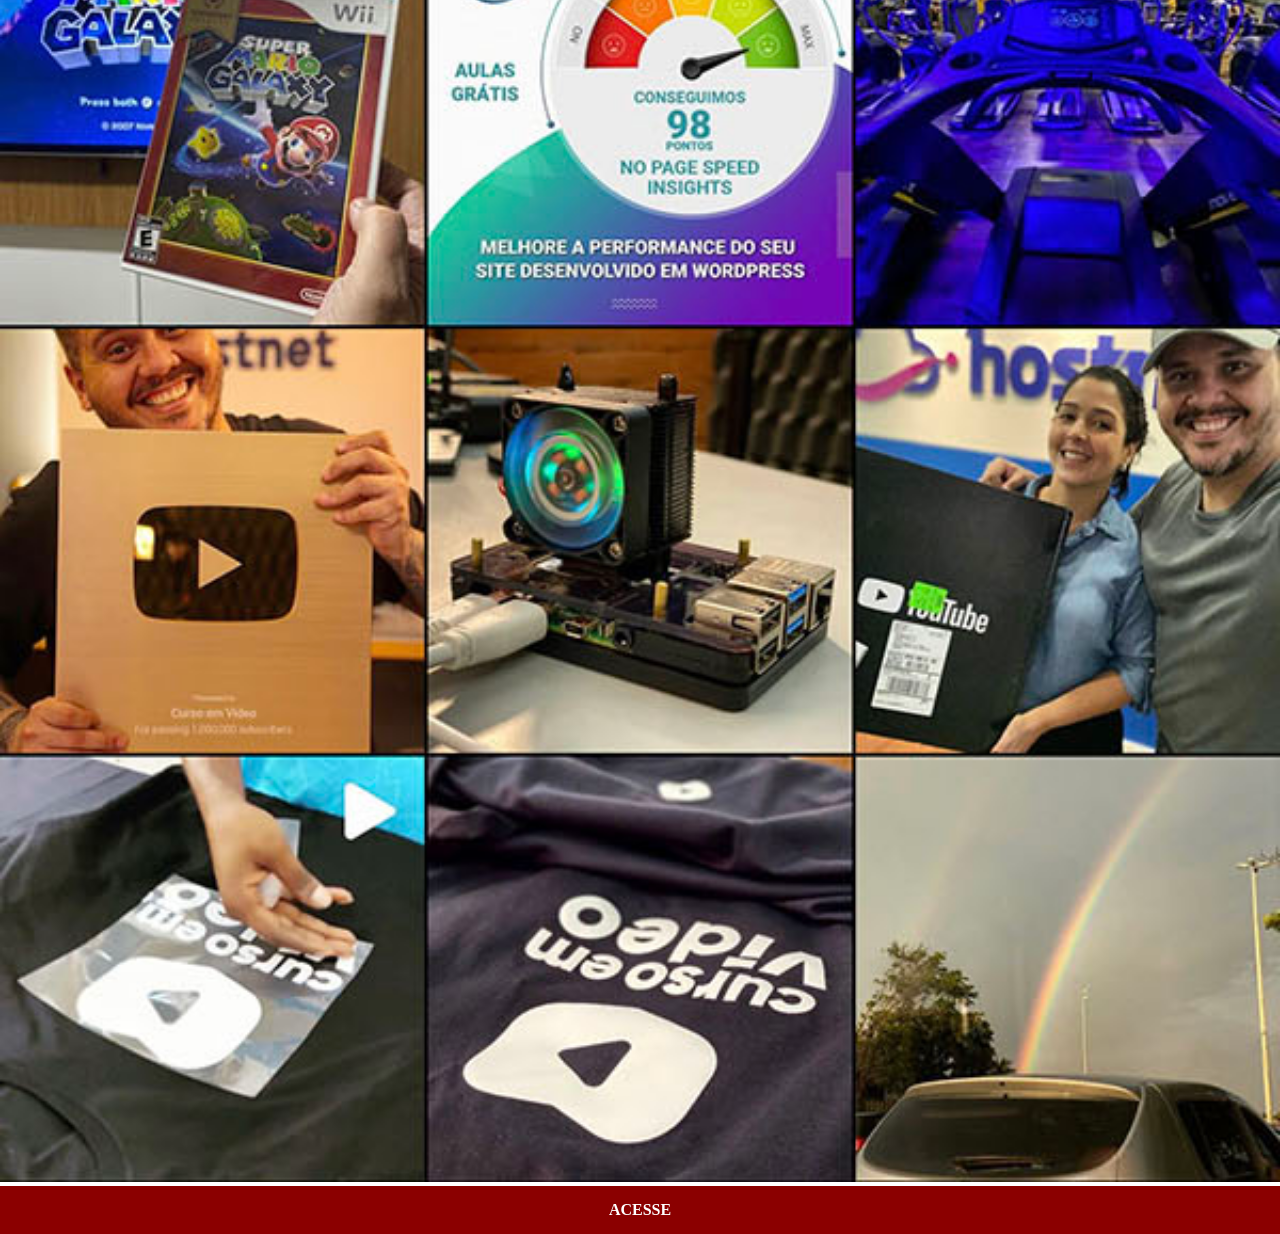
<file: instagram.html>
<!DOCTYPE html>
<html lang="pt-br">
<head>
    <meta charset="UTF-8">
    <meta name="viewport" content="width=device-width, initial-scale=1.0">
    <link rel="stylesheet" href="redes.css">
    <title>github</title>
</head>
<body>

    <img src="imagens/tela-instagram.jpg" alt="insta">
    <a href="https://www.instagram.com/luan_poitevinn/" target="_blank">ACESSE</a>
    
</body>
</html>
</file>
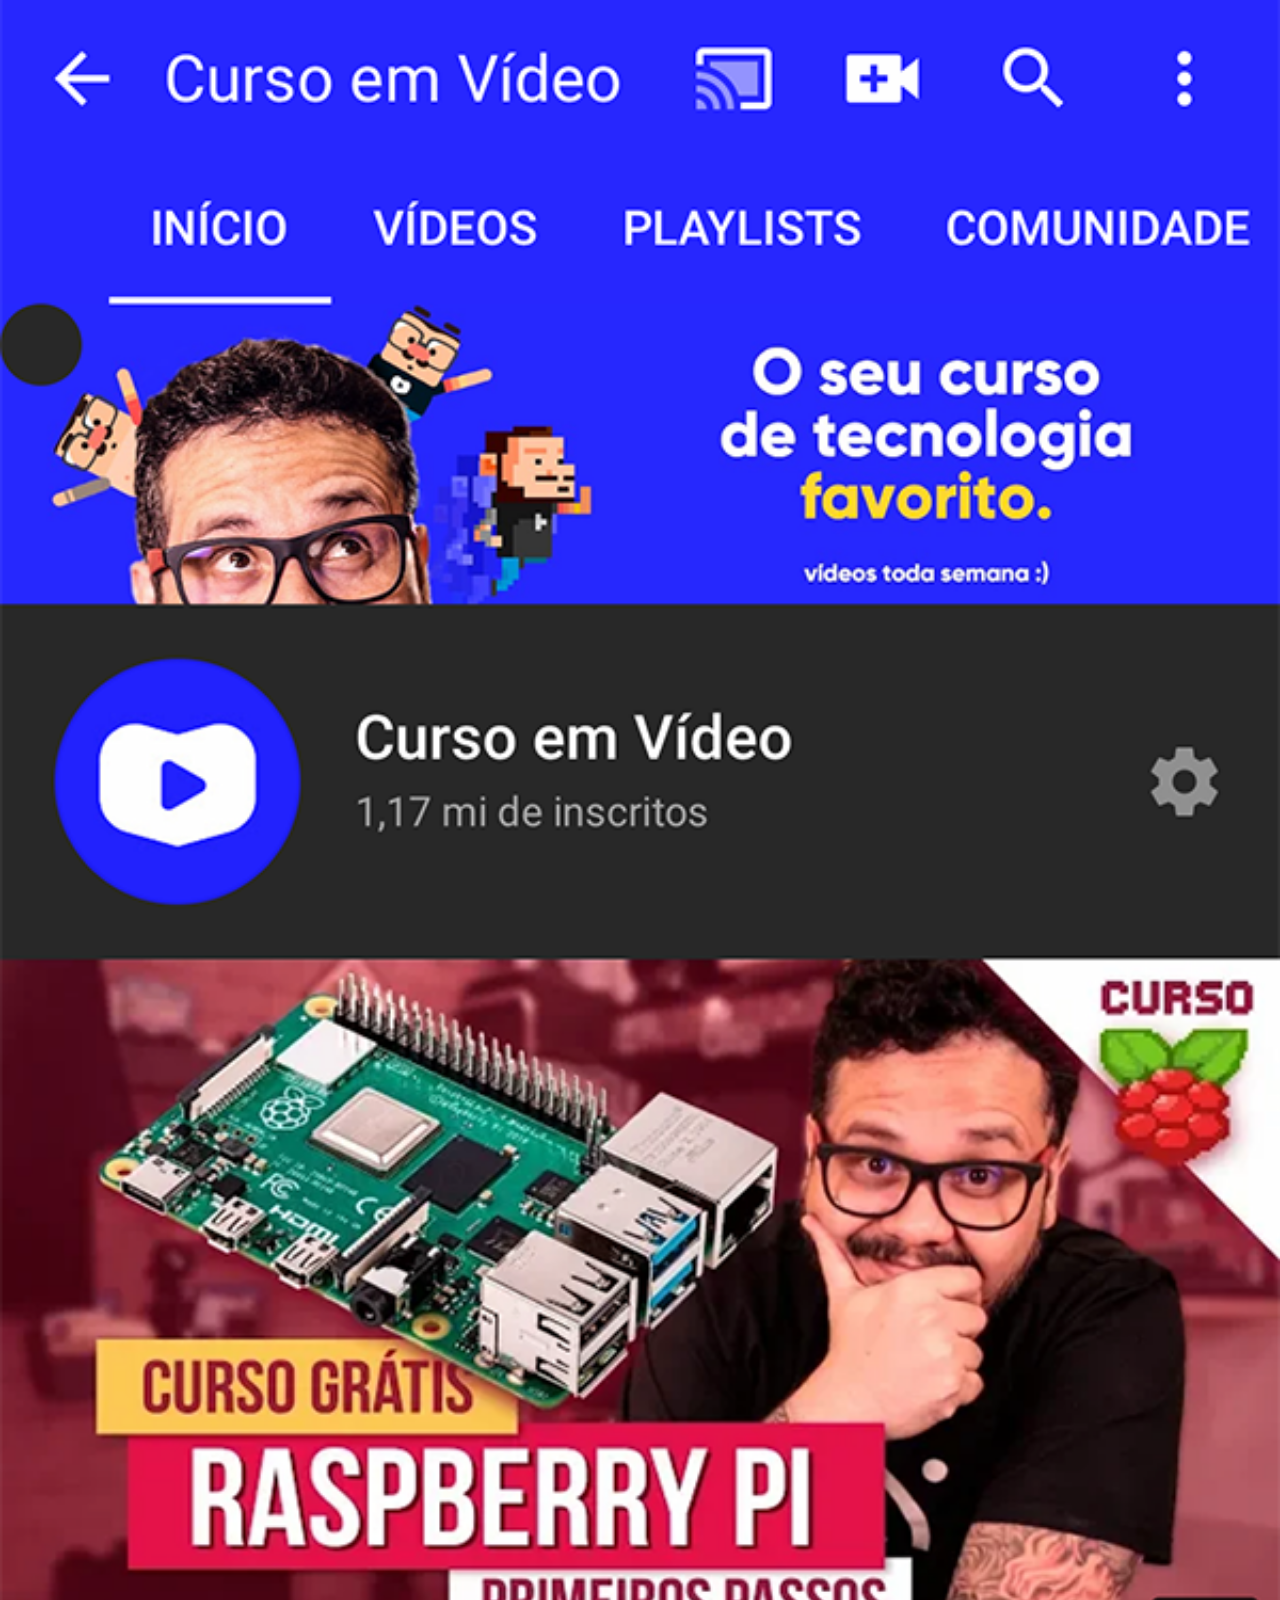
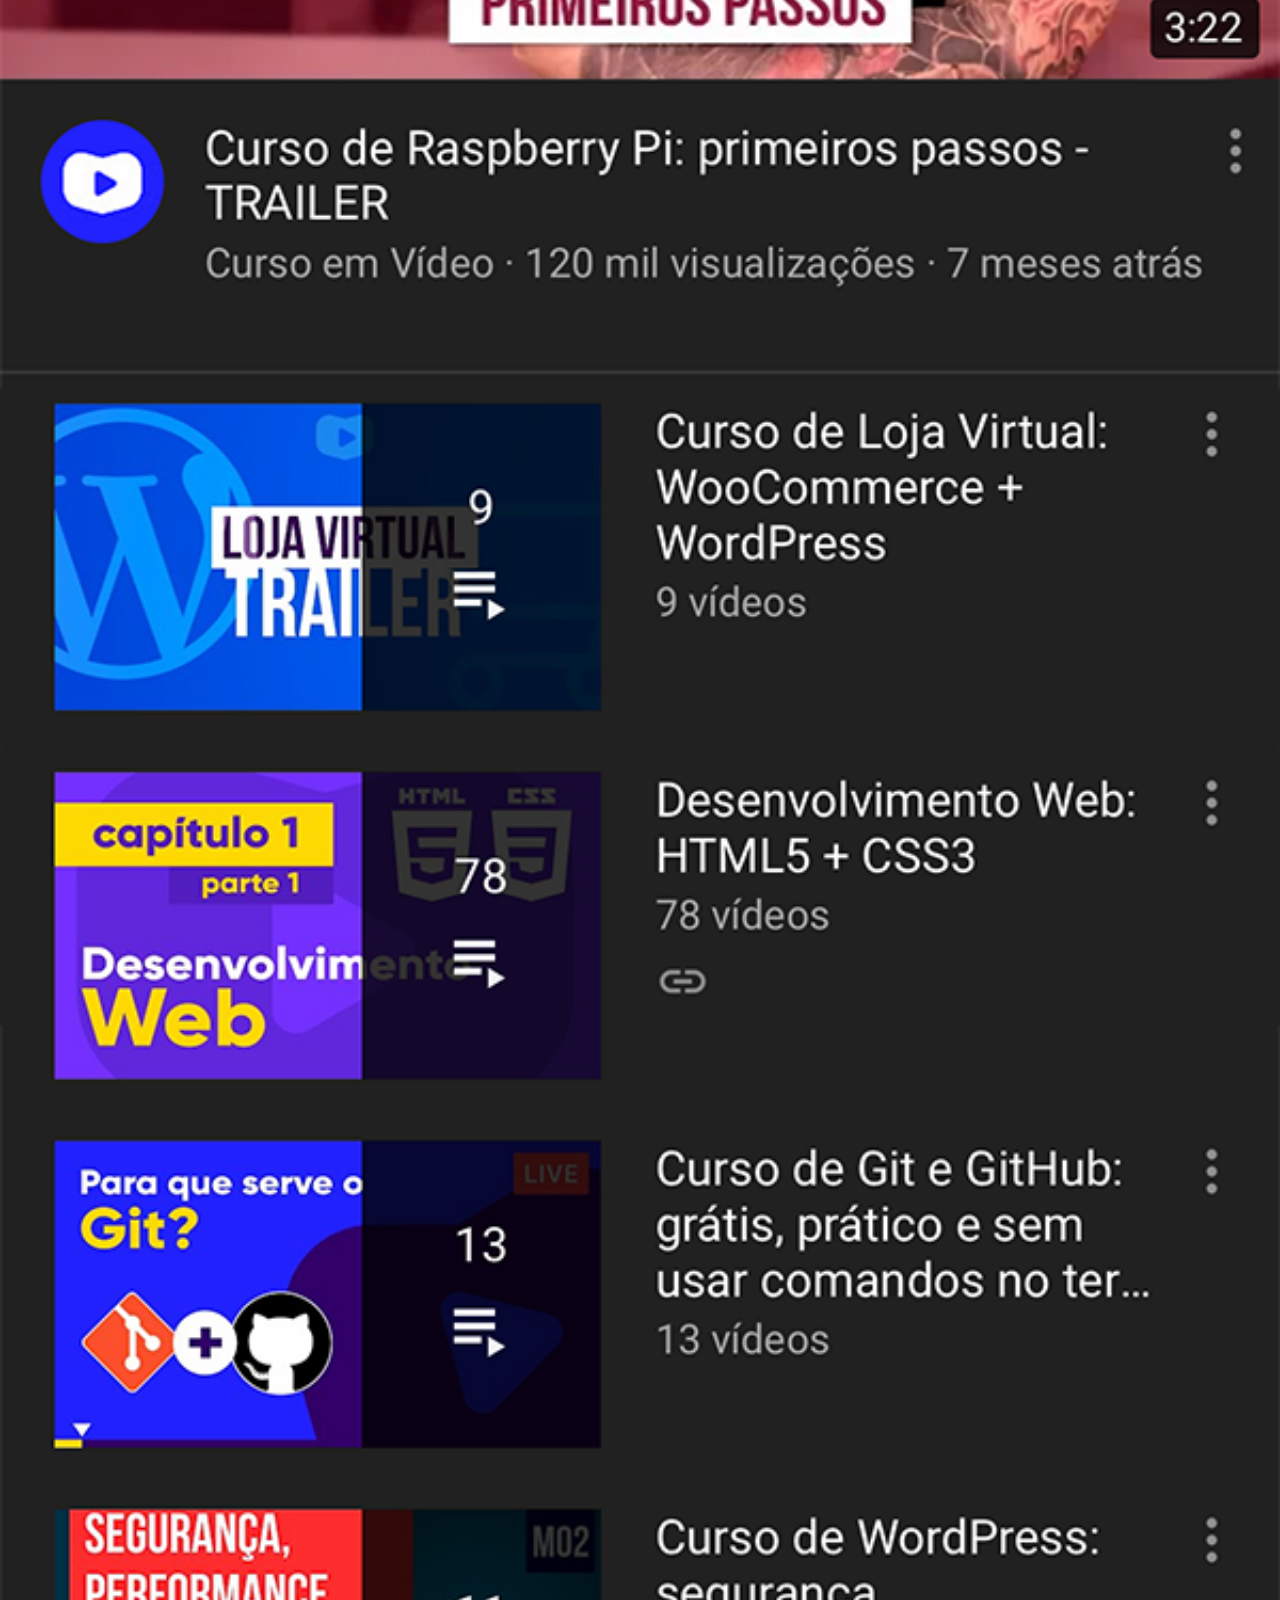
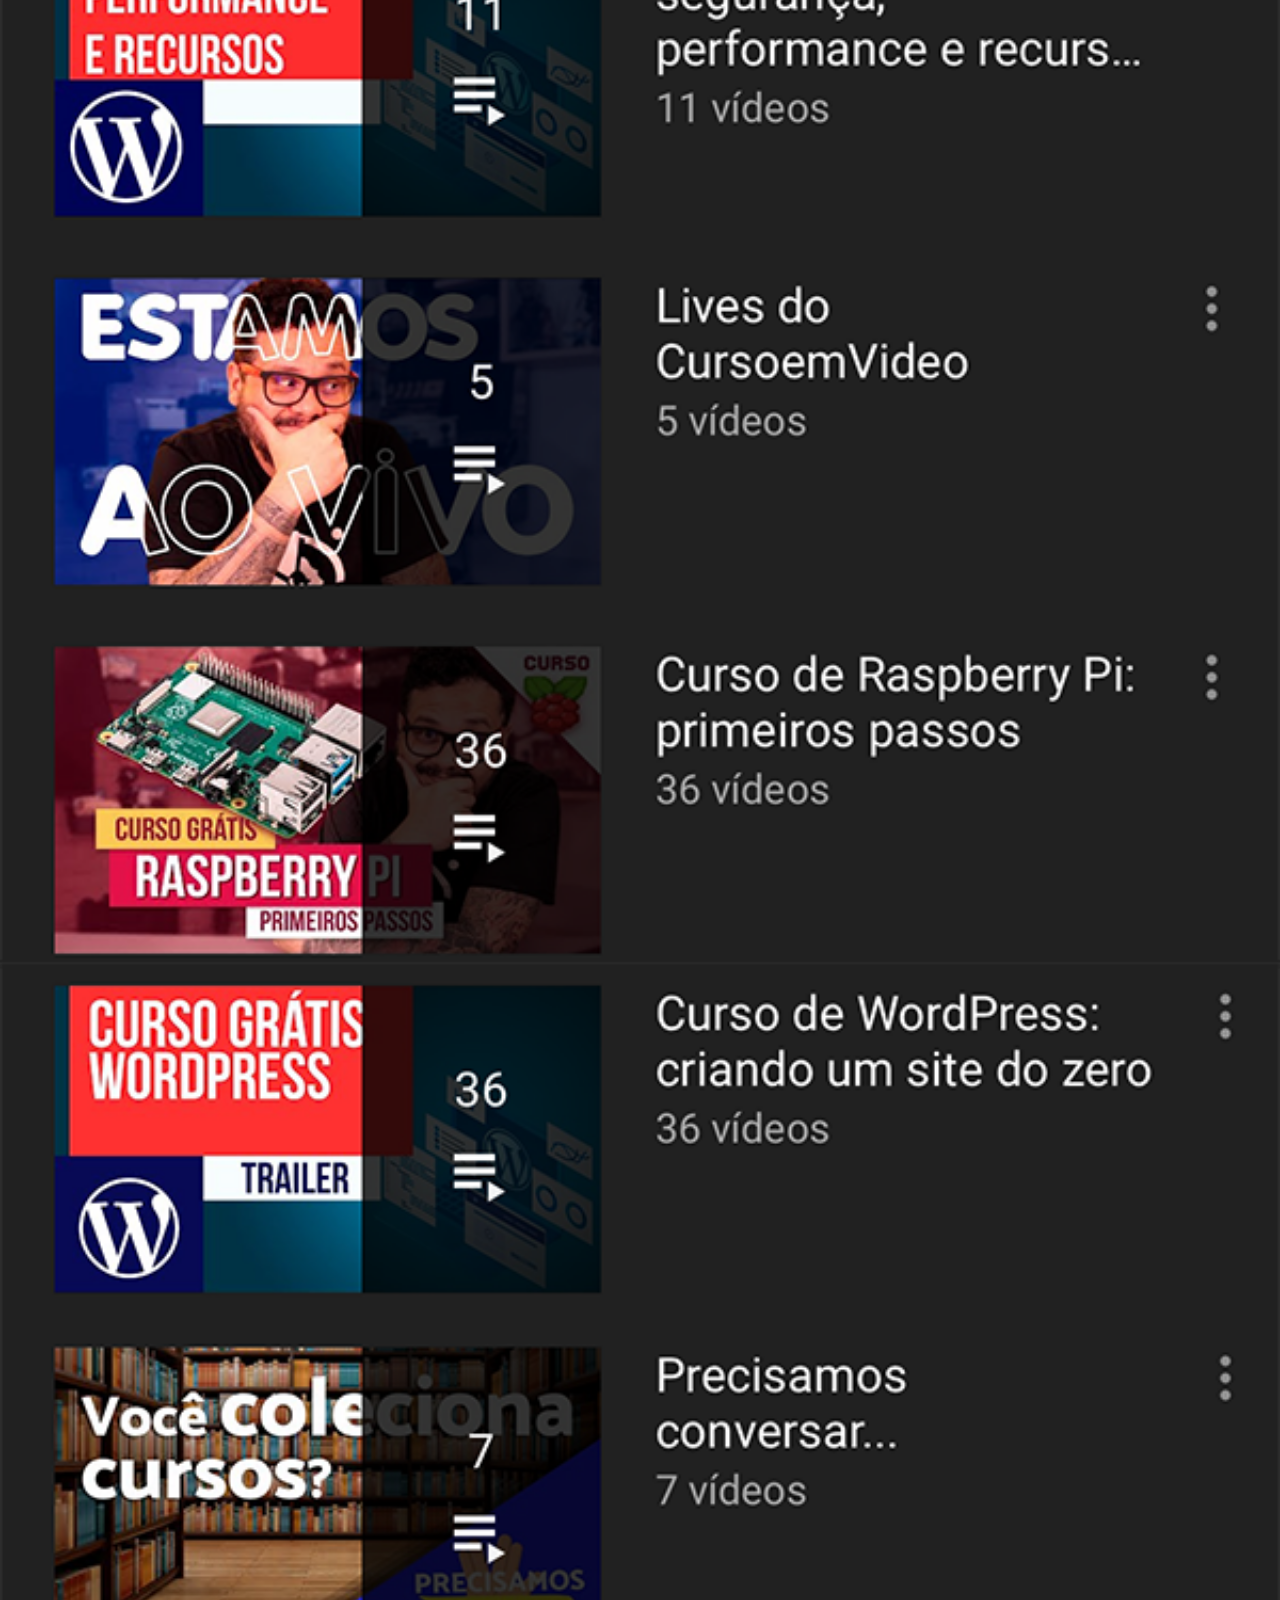
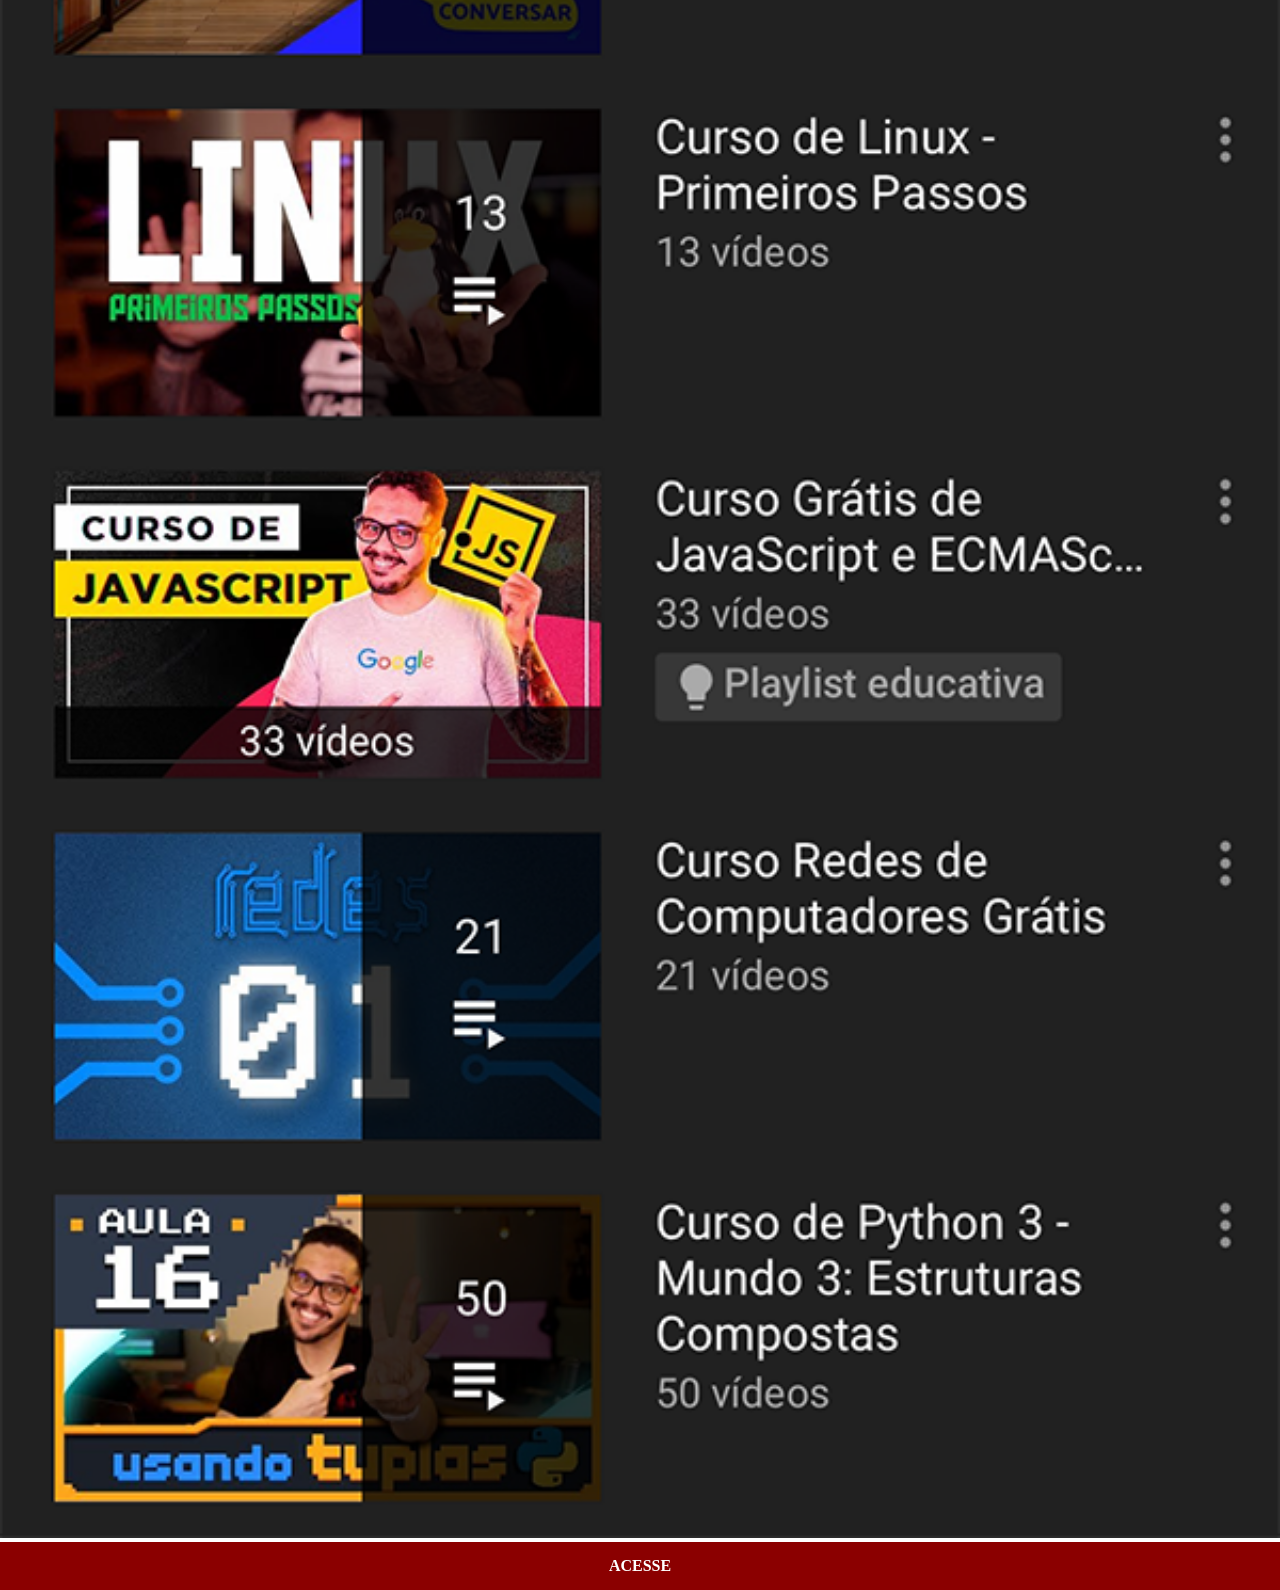
<file: youtube.html>
<!DOCTYPE html>
<html lang="pt-br">
<head>
    <meta charset="UTF-8">
    <meta name="viewport" content="width=device-width, initial-scale=1.0">
    <link rel="stylesheet" href="redes.css">
    <title>youtube</title>
    
</head>
<body>
    <img src="imagens/tela-youtube.png" alt="youtube">
    <a href="https://www.youtube.com/" target="_blank">ACESSE</a>
    
</body>
</html>
</file>
<file: style.css>
@charset "UTF-8";

*{
    margin: 0px;
    padding: 0px;
    font-family: Arial, Helvetica, sans-serif;
}

html, body{
    height: 100vh;
    width: 95vw;
    
}

body{
    background: url(imagens/fundo-madeira.jpg)  no-repeat top center;
    background-size: cover;
    background-attachment: fixed;
}

main{
    height: 100vh;
    position: relative;
    
}

section#telefone{
    position: absolute;
    top: 50%;
    left: 50%;
    height: 627px;
    width: 311px;
    transform: translate(-50%, -50%);
    background: url(imagens/frame-iphone.png) no-repeat;
}

iframe#tela{
    position: relative;
    top: 79px;
    left:22px;
    width: 271px;
    height: 474px;
}

section#redes img{
    width: 45px;
    margin: 10px;
    border-radius: 50%;
    box-shadow: 2px 2px 5px black ;  
    box-sizing: border-box;
}

section#redes img:hover{
    border: 2px solid white;
    transform: translate(6px, 6px);
    box-shadow: 5px 5px 10px rgb(0, 0, 0);
    transition: transform.5s;


}
</file>
<file: redes.css>
@charset "UTF-8";
 
        *{ 
            margin: 0px;
            padding:0px;            
        }
        
        ::-webkit-scrollbar{
            width: 0px;
            height: 0px;
        }

        img{
            width: 100%;

        }

        a{
            display: block;
            background-color: darkred;
            padding: 15px;
            text-align: center;
            font-weight: bolder;
            text-decoration: none;
            color: rgb(255, 255, 255);
        }

        a:hover{
            background-color: rgb(212, 3, 3);
            color: #fdfdfd;
        }
</file>
